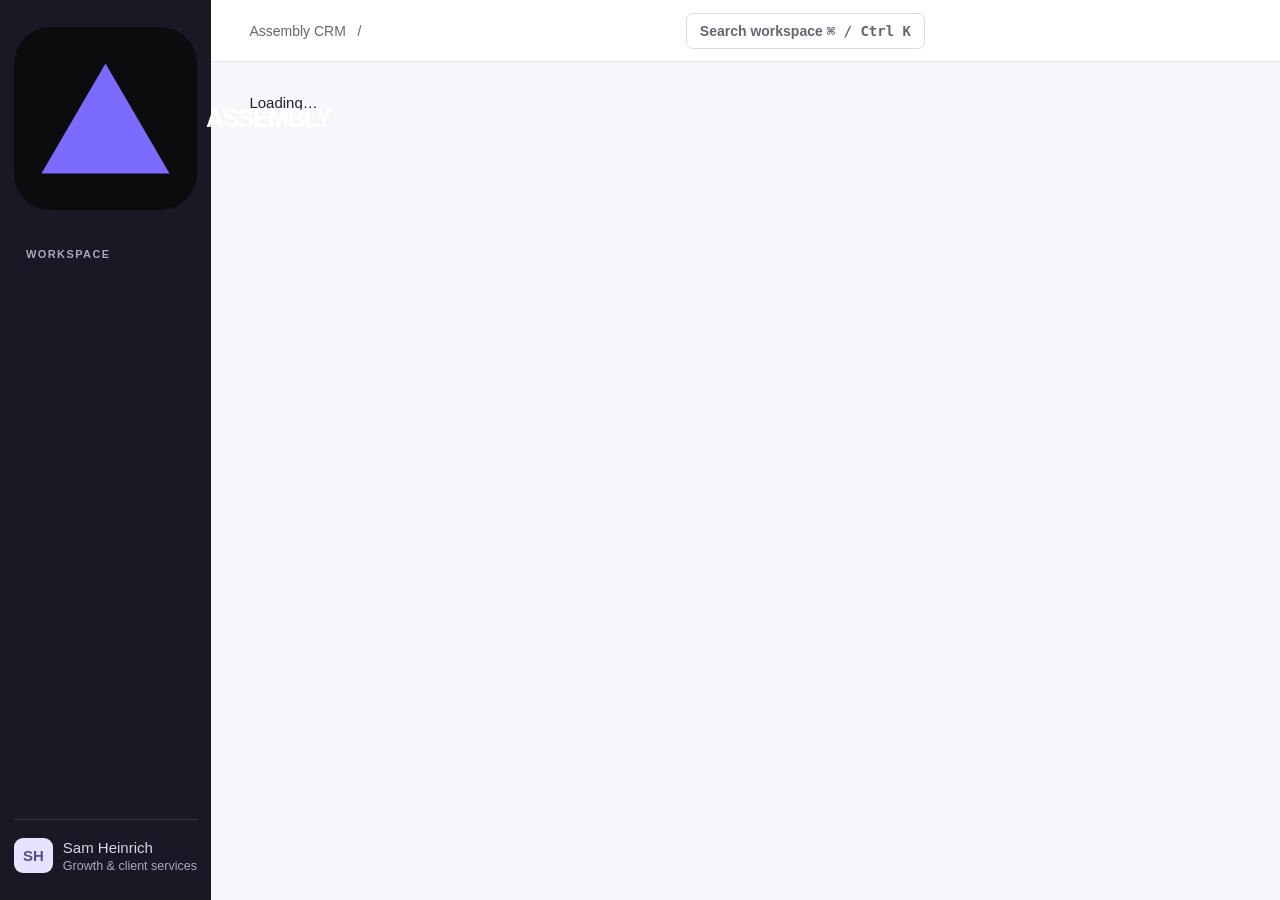
<file: index.html>
<!doctype html><html lang=en><meta charset=utf-8><meta name=viewport content="width=device-width,initial-scale=1"><title>Assembly CRM</title><style>
*{box-sizing:border-box}body{margin:0;background:#f6f7fa;color:#20212b;font:15px Inter,Arial,sans-serif}button,input,select,textarea{font:inherit}button,select{cursor:pointer}button{border:1px solid #dcdde4;background:white;color:inherit;border-radius:7px;padding:9px 13px;font-weight:600}button:hover{filter:brightness(.96)}aside{position:fixed;inset:0 auto 0 0;width:211px;background:#191925;color:#d6d5e4;padding:27px 14px;display:flex;flex-direction:column}.brand{font-size:25px;font-weight:750;letter-spacing:-1.5px;color:white;display:flex;align-items:center;gap:9px}.logo{background:#afa2ff;color:#242035;border-radius:8px;font-size:26px;padding:2px 7px}.group{font-size:11px;color:#a9a7bb;text-transform:uppercase;letter-spacing:1.4px;font-weight:700;margin:38px 12px 10px}nav button{width:100%;text-align:left;background:none;border:0;color:#cccbd8;font-weight:500;display:flex;align-items:center;gap:12px;margin:3px 0;padding:10px 12px}svg{vertical-align:middle}nav .active{background:#3b364e;color:#e0d8ff}.profile{margin-top:auto;border-top:1px solid #383744;padding-top:18px;display:flex;align-items:center;gap:10px}.avatar,.initial{border-radius:9px;padding:9px;background:#e8e2ff;color:#574e85;font-weight:700}.profile small{display:block;color:#aba9bc;margin-top:3px}main{margin-left:211px}header{height:62px;background:white;border-bottom:1px solid #e3e3eb;display:flex;align-items:center;justify-content:space-between;padding:0 3vw;color:#656573;font-size:14px}article{max-width:1600px;margin:auto;padding:32px 3vw}h1{font-size:36px;letter-spacing:-1.6px;margin:0}h2{font-size:19px;letter-spacing:-.5px;margin:0}.sub,small{color:#71717e}.sub{margin:8px 0 0}.top,.row,.panelhead{display:flex;align-items:center;justify-content:space-between;gap:12px}.primary{background:#6955cf;color:white;border-color:#6955cf}.stats,.mid{display:grid;gap:15px;margin:23px 0}.stats{grid-template-columns:repeat(4,1fr)}.panel,.stat{border:1px solid #e0e1e7;background:white;border-radius:12px;padding:21px}.stat strong{display:block;font-size:30px;letter-spacing:-1.4px;margin:15px 0 5px}.symbol{display:inline-grid;place-items:center;background:#f0ebfc;border-radius:7px;width:32px;height:32px;color:#7561b9}.stat .row{font-size:14px;font-weight:600}.mid{grid-template-columns:1.45fr 1fr}.panelhead{margin-bottom:18px}.link{border:0;color:#6854bd;background:transparent;font-size:13px;padding:4px}.barrow{display:grid;grid-template-columns:88px 1fr 50px;align-items:center;gap:12px;margin:13px 0;font-size:13px}.bar{background:#f4f2f9;border-radius:4px;height:15px;overflow:hidden}.bar i{display:block;height:100%;border-radius:4px}.item{display:flex;align-items:center;gap:11px;padding:13px 0;border-bottom:1px solid #efeff3}.item:last-child{border:0}.item small{display:block;margin-top:5px}.item b{font-size:14px}.item button:first-child{padding:0;width:18px;height:18px;border-radius:5px;flex-shrink:0}.scroll{overflow:auto}table{border-collapse:collapse;width:100%;white-space:nowrap;text-align:left}td,th{padding:13px 8px;border-bottom:1px solid #eeeeF3;font-size:14px}th{color:#71717e;font-size:12px;font-weight:550;background:#fafafc}.initial{display:inline-block;min-width:32px;text-align:center;font-size:13px;margin-right:9px}.badge{padding:5px 9px;border-radius:20px;font-size:12px}.company{border:0;background:none;padding:0}.tools{display:flex;gap:8px;flex-wrap:wrap;margin:16px 0}input,select,textarea{border:1px solid #dcdde6;border-radius:7px;padding:9px;background:white;max-width:100%}dialog{width:min(580px,95vw);border:1px solid #ddd;border-radius:14px;color:inherit;padding:24px;max-height:90vh}dialog::backdrop{background:#19172566}label{display:grid;gap:5px;font-size:13px;color:#555563}.grid{display:grid;grid-template-columns:1fr 1fr;gap:14px;margin:18px 0}.wide{grid-column:1/-1}.result{background:#f2eefc;border-radius:8px;padding:13px;line-height:1.8}.sep{margin:20px 0;border:0;border-top:1px solid #eee}.board{display:flex;overflow:auto;gap:12px}.lane{min-width:205px;background:#f0eff5;padding:12px;border-radius:10px}.card{display:block;width:100%;text-align:left;margin-top:10px;padding:14px}.card small{display:block;margin-top:7px}a{color:#6854bd}#err{color:#a83131}.date{font-size:13px}.empty{padding:15px 0;color:#747380}@media(max-width:1000px){aside{width:175px}main{margin-left:175px}.mid{grid-template-columns:1fr 1fr}.stat,.panel{padding:15px}.stats{gap:8px}}@media(max-width:750px){aside{position:static;width:100%;padding:12px}.brand{font-size:20px}.profile,.group,header .date{display:none}nav{display:flex;overflow:auto}nav button{width:auto;white-space:nowrap;padding:8px}nav svg{display:none}main{margin:0}header{height:43px}article{padding:20px 12px}.stats{grid-template-columns:1fr 1fr}.mid{grid-template-columns:1fr}h1{font-size:29px}.grid{grid-template-columns:1fr}.top{align-items:flex-start}}
</style><style>BRANDCSS</style><link rel="icon" href="/mark.svg"><aside><div class=brand><img src="/mark.svg" alt=""> ASSEMBLY</div><div class=group>Workspace</div><nav id=nav aria-label="CRM navigation"></nav><div class=profile><span class=avatar>SH</span><div>Sam Heinrich<small>Growth & client services</small></div></div></aside><main><header><span>Assembly CRM &nbsp; / &nbsp; <b id=crumb></b></span><button class=global-search onclick="quickFind()">Search workspace <kbd>⌘ / Ctrl K</kbd></button><span class=date id=date></span></header><article id=view>Loading…</article></main><dialog id=modal></dialog><script>
const $=s=>document.querySelector(s),esc=s=>String(s??'').replace(/[&<>"']/g,c=>({'&':'&amp;','<':'&lt;','>':'&gt;','"':'&quot;',"'":'&#39;'}[c])),money=n=>'£'+Math.round(n).toLocaleString('en-GB'),st=['Prospecting','Discovery','Proposal','Negotiation','Won','Lost'],cities=['Bristol','Manchester','London','Bath','Brighton'],cats=['Venue','Festival','Promoter','Café','Sauna','Other'],colors=['#a197e9','#75acd9','#e6af73','#ba94cf','#79bfa2','#b7b7c0'],paths=['M3 3h7v7H3z M14 3h7v7h-7z M3 14h7v7H3z M14 14h7v7h-7z','M3 4h5v16H3z M10 4h5v10h-5z M17 4h4v7h-4z','M3 21V5l10-3v19 M13 9h7v12 M6 9h3 M6 13h3 M2 21h20','M2 12h5l3-7 4 14 3-7h5','M4 3h16v18H4z M7 7h10 M8 12h1 M14 12h1 M8 16h1 M14 16h1','M12 3a9 9 0 1 0 9 9 M12 7a5 5 0 1 0 5 5 M12 12l8-8 M16 4h4v4','M3 7h17v13H3z M3 7l14-4v4 M15 12h5v4h-5z','M9 15l6-6 M7 11l-2 2a4 4 0 0 0 6 6l2-2 M11 7l2-2a4 4 0 0 1 6 6l-2 2'],pages=['Today','Pipeline','Companies','Activities','Calculators','Sales targets','Commission','Connections'],icon=i=>'<svg width="18" height="18" viewBox="0 0 24 24" fill="none" stroke="currentColor" stroke-width="1.7" stroke-linecap="round" stroke-linejoin="round"><path d="'+paths[i]+'"/></svg>';let config={},page=0,rows=[],filter='',city='';
const defaults=[100,1000,200,2.5,0,5,10,15,9,35,20,45,4,0],fields=['Platform fee / month (£)','Annual tickets','Average ticket (£)','Assembly ticket fee (%)','Paying members','Monthly membership (£)','Assembly membership share (%)','Ticket commission (%)','Hours to win client','Mailer / month (£)','Hosting / month (£)','Other tools / month (£)','Current ticket fee (%)','Messaging revenue / month (£)'];
function calc(v){let [fee,t,p,r,m,mp,mr,c,h,mail,host,other,old]=v,g=t*p,mem=m*mp*12,a=fee*12+g*r/100+mem*mr/100+(v[13]||0)*12;return [g+mem,a,commission(v),h?commission(v)/h:null,(mail+host+other)*12+g*old/100-a]}
function btn(t,js,cl=''){return '<button class="'+cl+'" onclick="'+js+'">'+t+'</button>'}function go(id){return "detail('"+id+"')"}function heading(t,sub,action=''){return '<div class=top><div><h1>'+t+'</h1>'+(sub?'<p class=sub>'+sub+'</p>':'')+'</div>'+action+'</div>'}
function popup(title,body){modal.innerHTML='<div class=panelhead><h2>'+esc(title)+'</h2>'+btn('×','modal.close()')+'</div>'+body+'<p id=err role=alert></p>';if(!modal.open)modal.showModal()}function get(id){return rows.find(r=>r.id===id)}function input(n,t,v='',type='text',attrs=''){return '<label>'+t+'<input name="'+n+'" type="'+type+'" value="'+esc(v)+'" '+attrs+'></label>'}function select(n,t,opts,v){return '<label>'+t+'<select name="'+n+'">'+opts.map(s=>'<option '+(s===v?'selected':'')+'>'+s+'</option>').join('')+'</select></label>'}
function calculator(v){
 const groups=[['Subscription & ticketing',[0,1,2,3]],['Membership & messaging',[4,5,6,13]],['Sales commission',[7,8]],['Current client costs',[9,10,11,12]]];
 return '<div class=calc-layout><div>'+groups.map(([title,indices],n)=>'<details class=assumptions '+(n===0?'open':'')+'><summary>'+title+'</summary><div class=grid>'+indices.map(i=>input('v'+i,fields[i],v[i]??0,'number','class=num min=0 '+([3,6,7,12].includes(i)?'max=100 ':'')+'step=any required oninvalid="this.parentElement.parentElement.parentElement.open=true" oninput="recalc()"')).join('')+'</div></details>').join('')+'</div><section class=forecast-output aria-label="Forecast results"></section></div>'}
function calcRoot(){return document.querySelector('dialog[open] .calc-layout')||document.querySelector('.calc-layout')}
function nums(){let root=calcRoot();return fields.map((_,i)=>+root.querySelector('[name=v'+i+']').value)}
function recalc(){let root=calcRoot(),a=calc(nums());root.querySelector('.forecast-output').innerHTML='<small>Annual forecast</small><h2>Assembly revenue</h2><strong>'+money(a[1])+'</strong>'+[['Client gross sales',0],['Sales commission',2],['Commission per acquisition hour',3],['Client net saving',4]].map(([label,i])=>'<div class=row><span>'+label+'</span><b>'+(a[i]===null?'—':money(a[i]))+'</b></div>').join('')}
function valid(u){try{let x=new URL(u);return x.origin==='https://mail.google.com'&&x.pathname.startsWith('/mail/')&&x.hash.length>1}catch{return false}}async function api(body){let res=await fetch('/api',{method:body?'POST':'GET',headers:body?{'Content-Type':'application/json'}:{},body:body?JSON.stringify(body):undefined});if(!res.ok)throw Error(res.status===409?'This record changed. Reload before saving.':'Could not save or load records. Please retry.');return res.json()}async function load(){let d=await api();config=d.config||{};rows=d.rows.map(upgrade);render()}async function save(r){try{await api({r});if(modal.open)modal.close();await load();return true}catch(e){if(modal.open)err.textContent=e.message;else alert(e.message)}}EXTRAS
load().catch(e=>view.textContent=e.message)
</script></html>
</file>
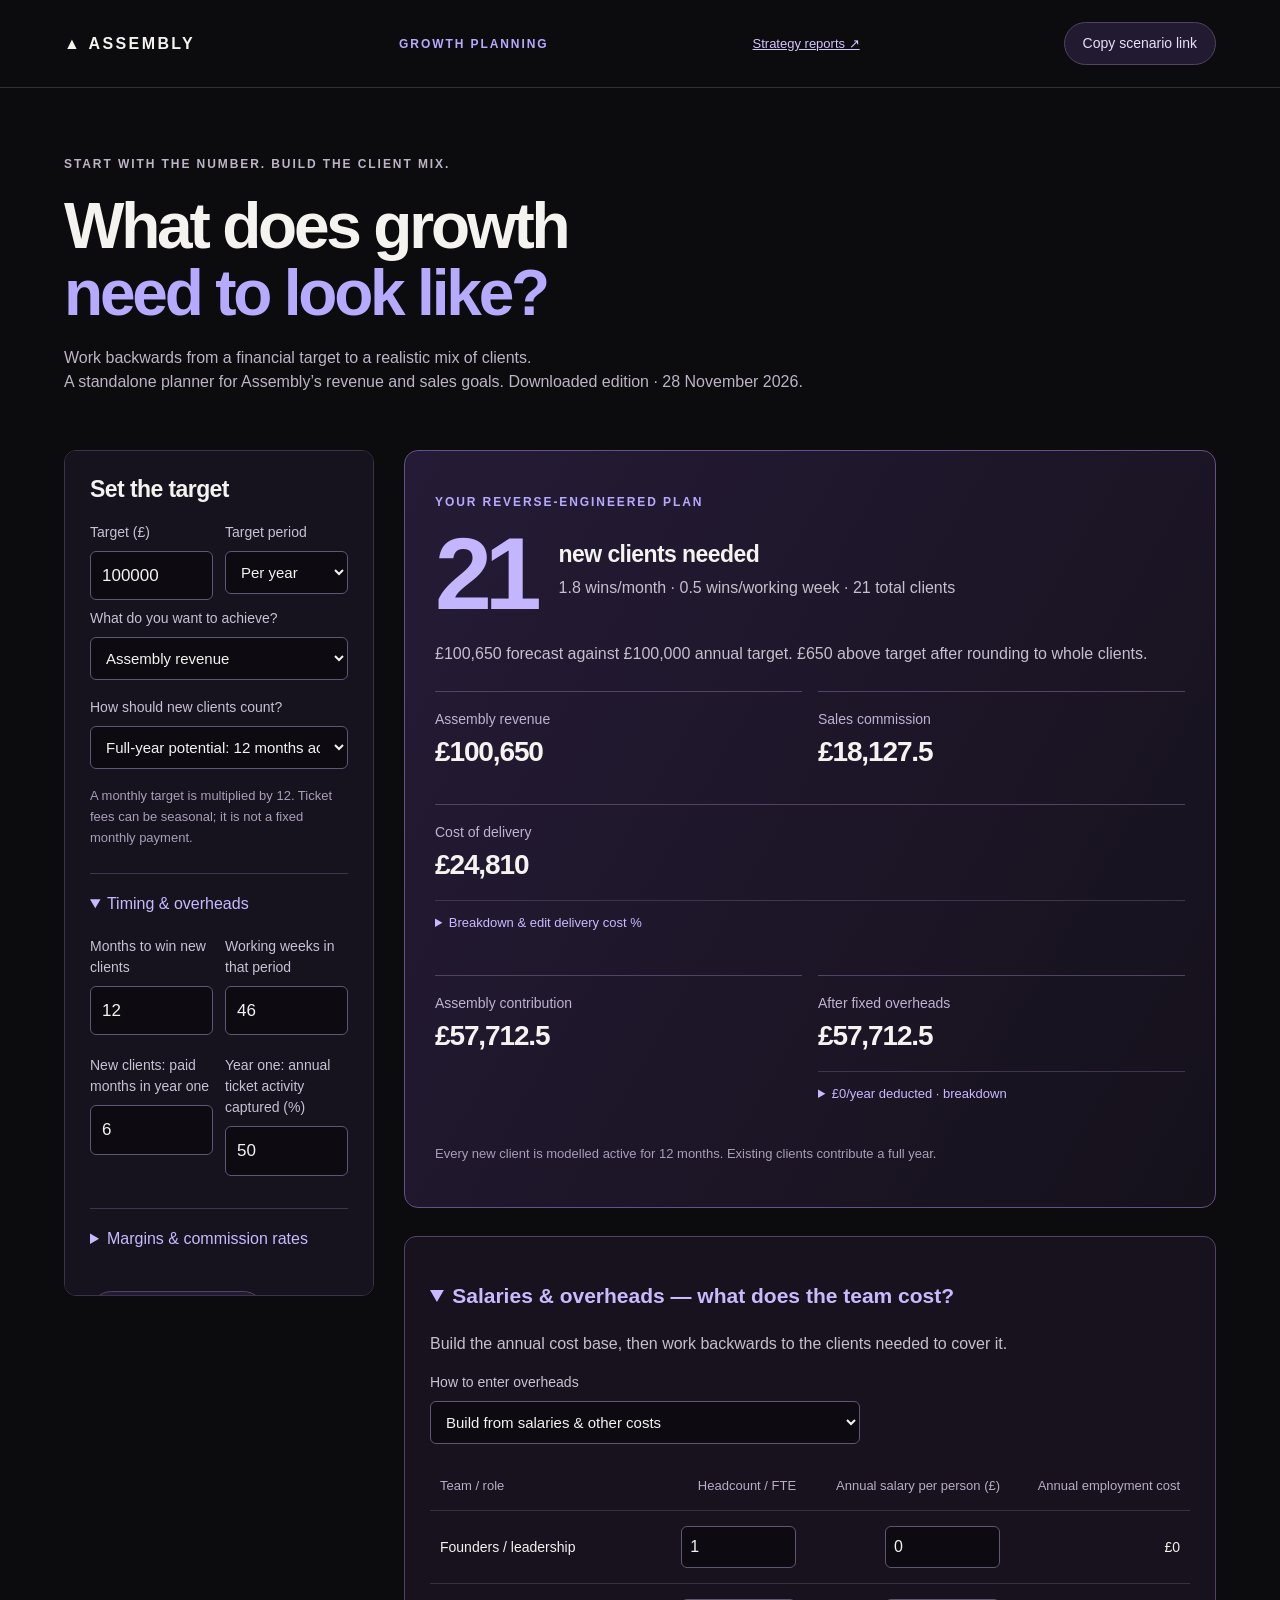
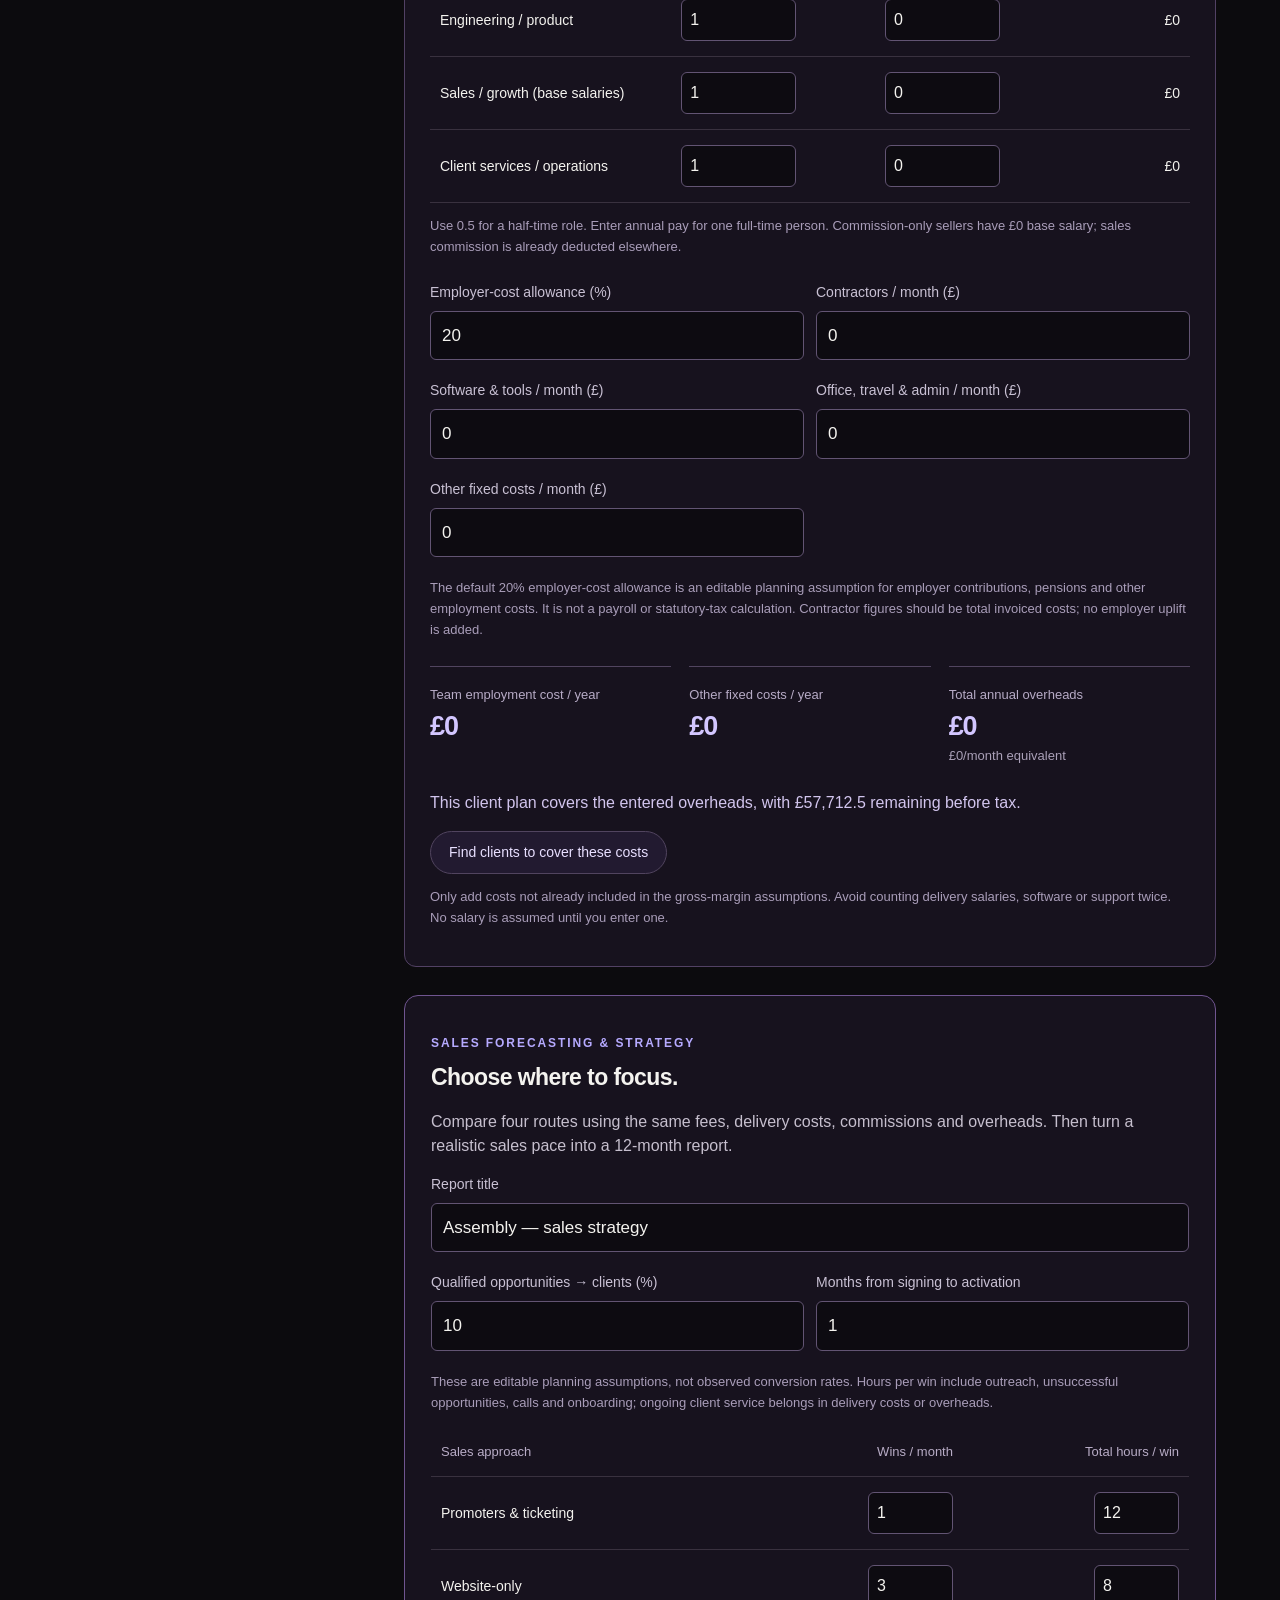
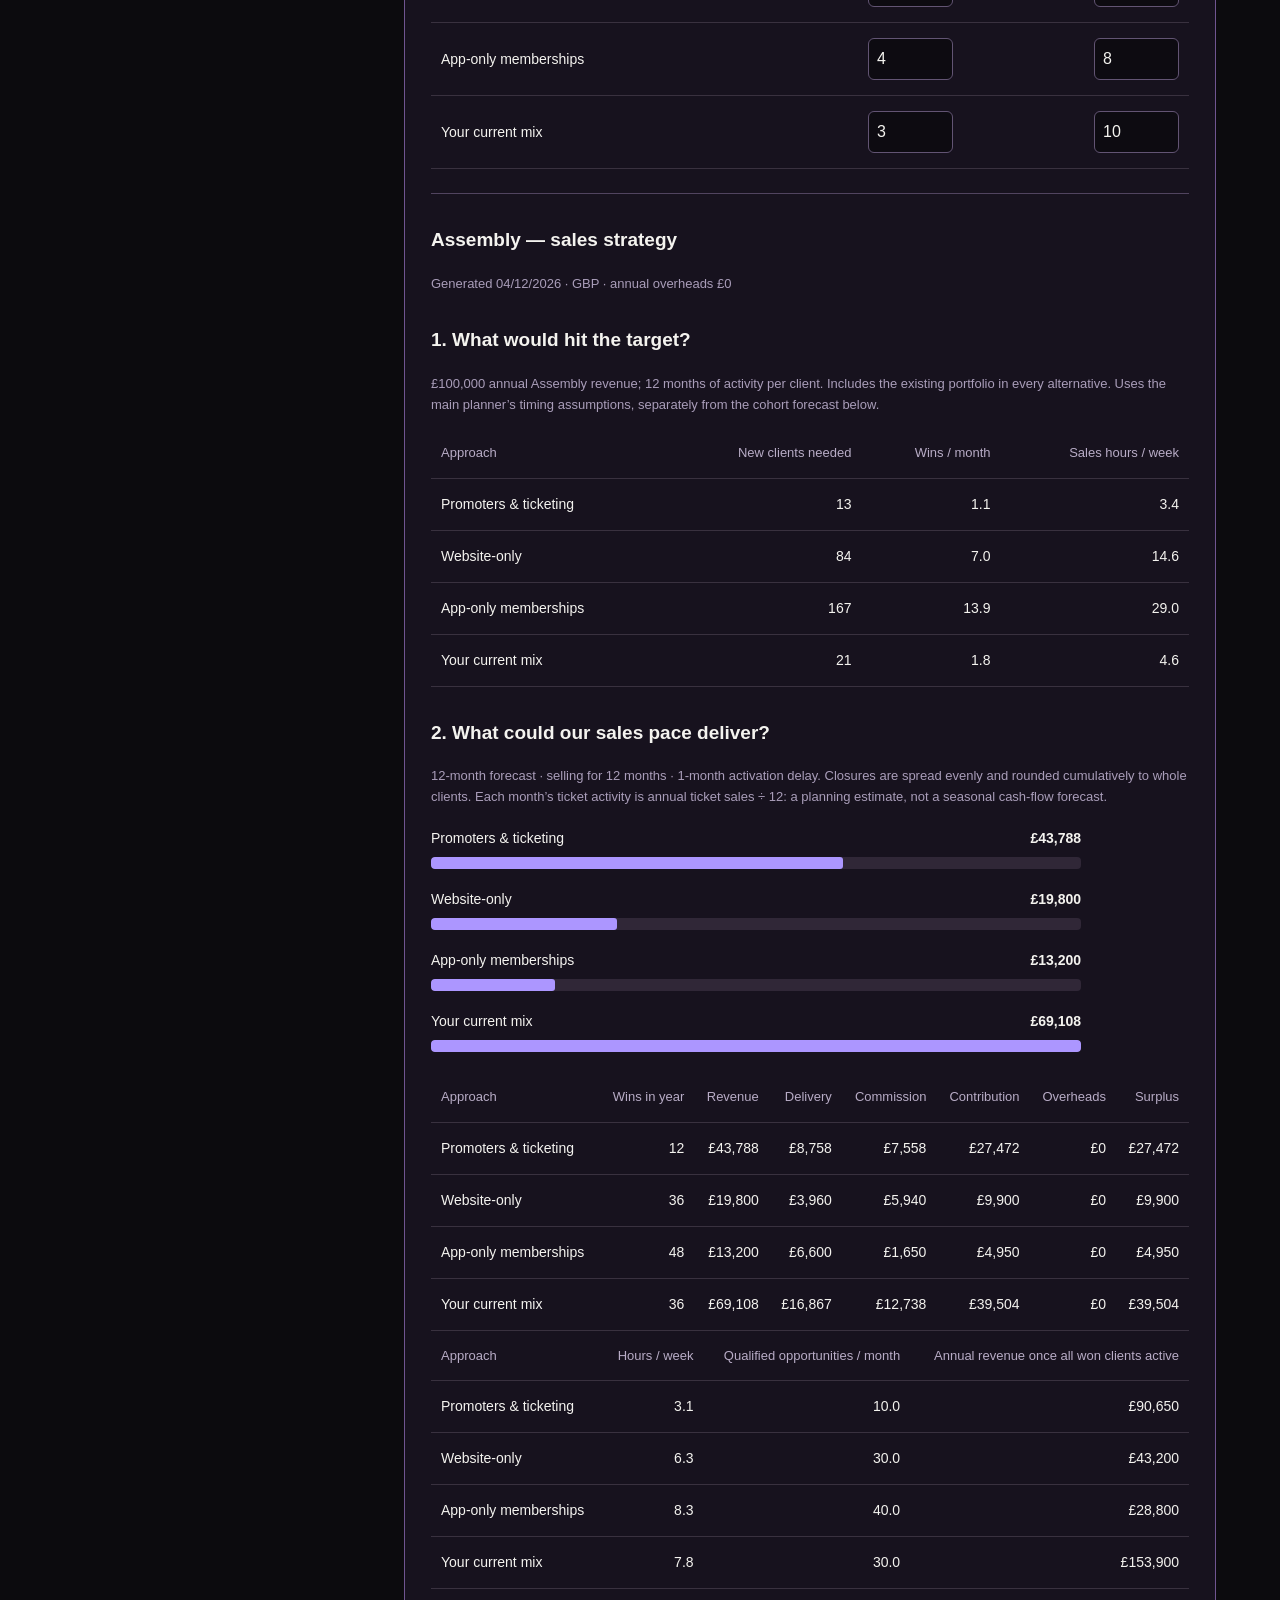
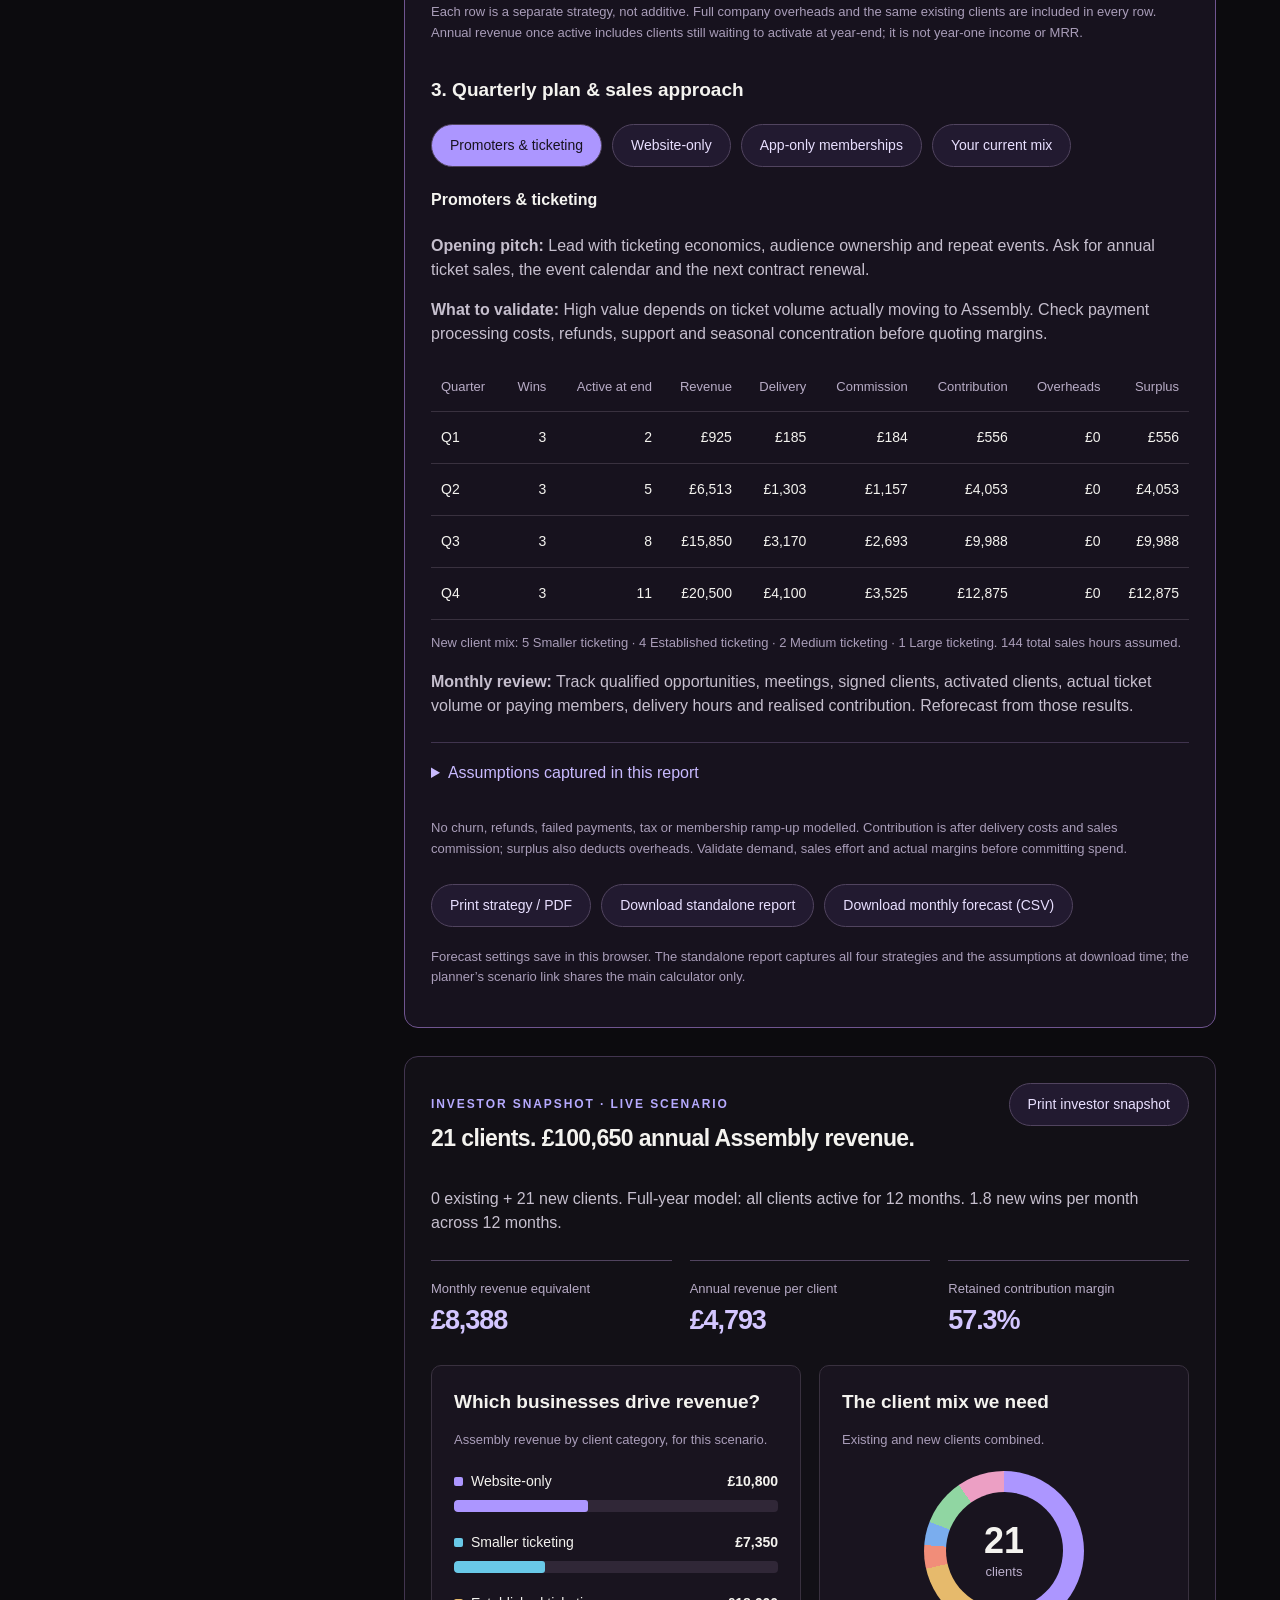
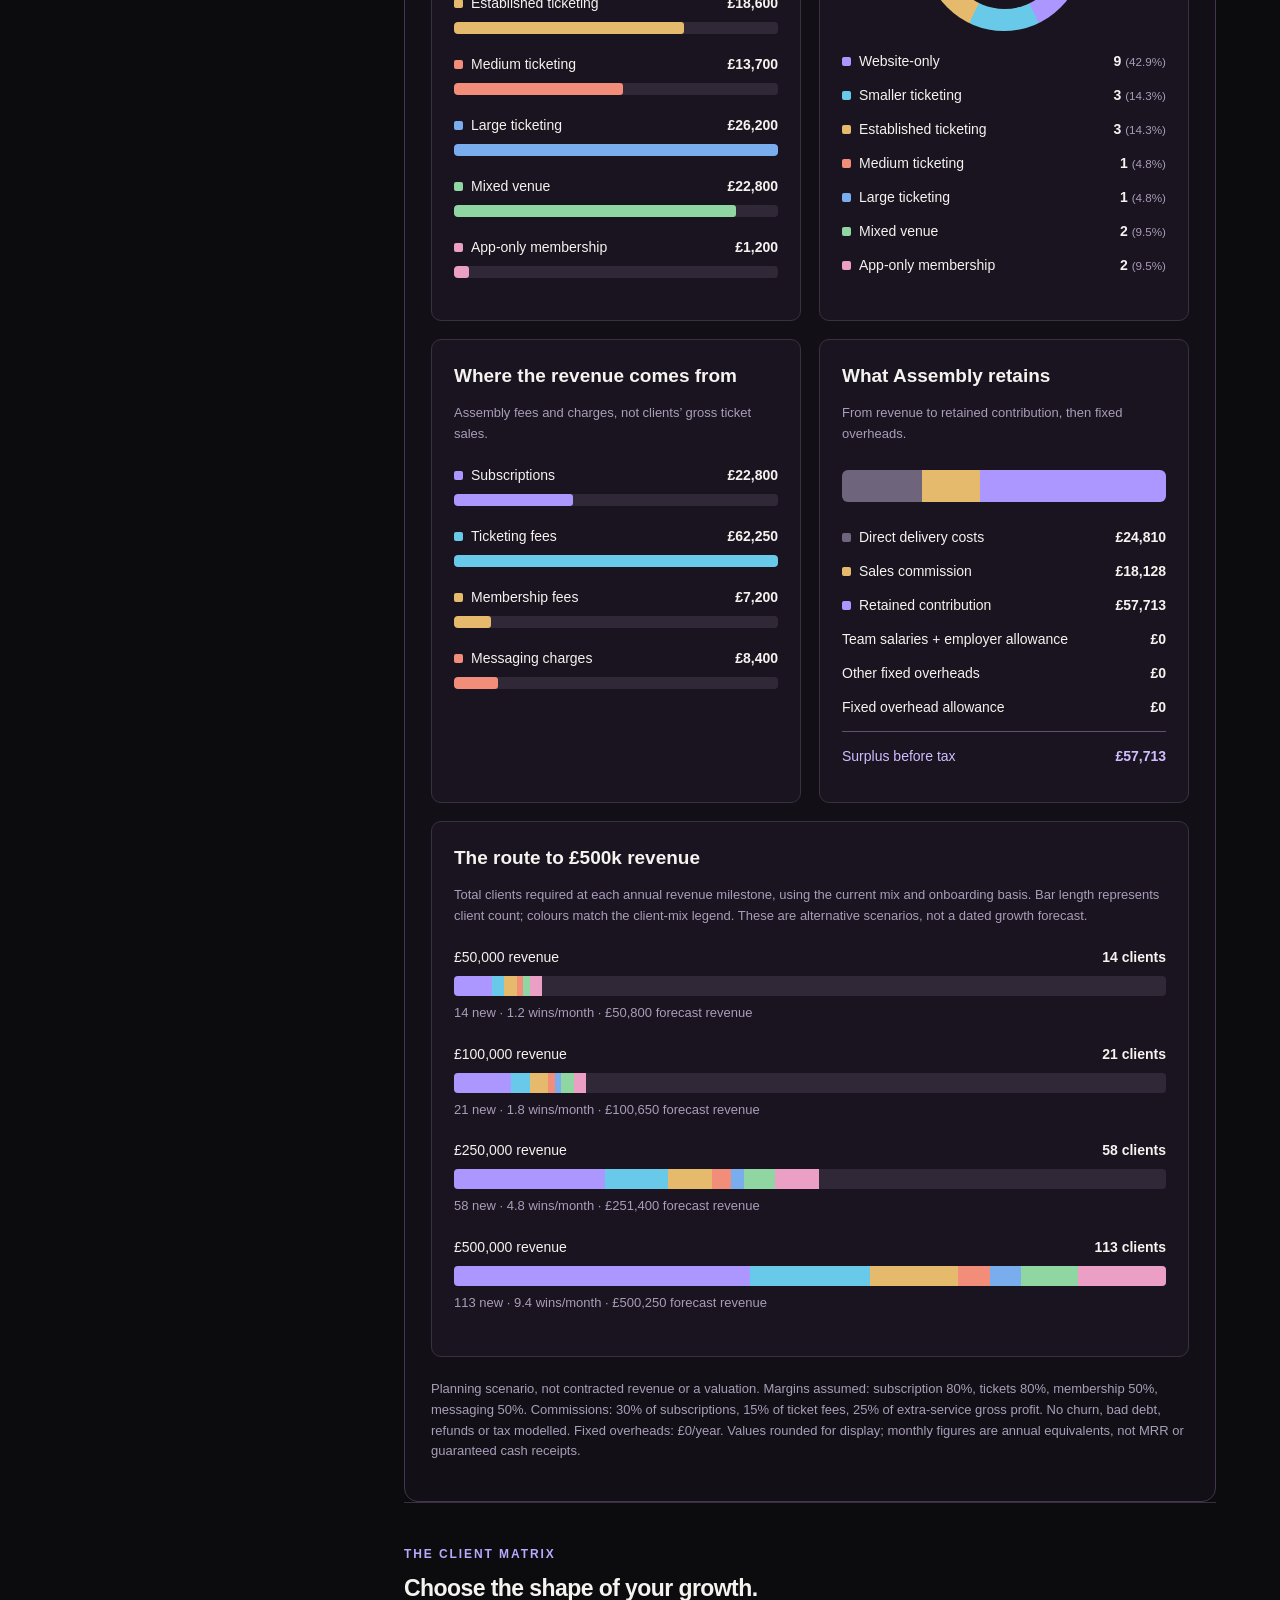
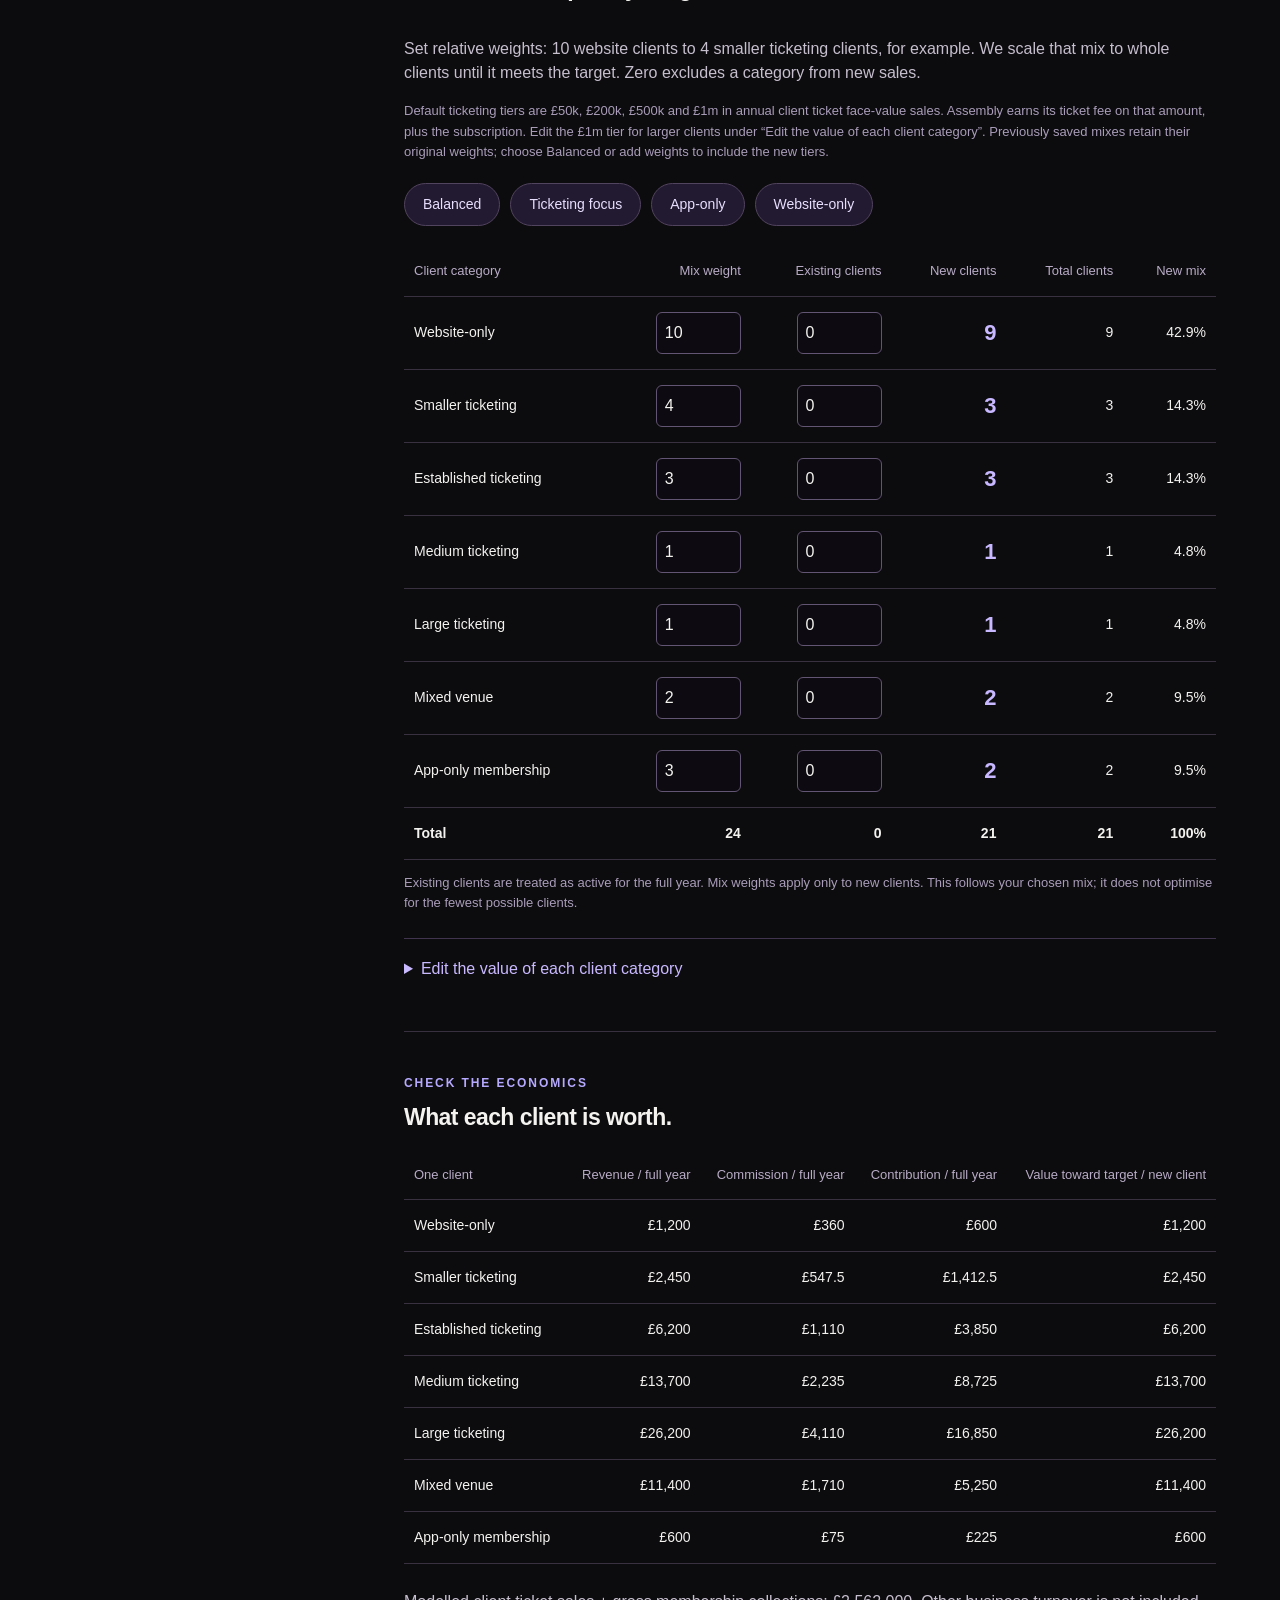
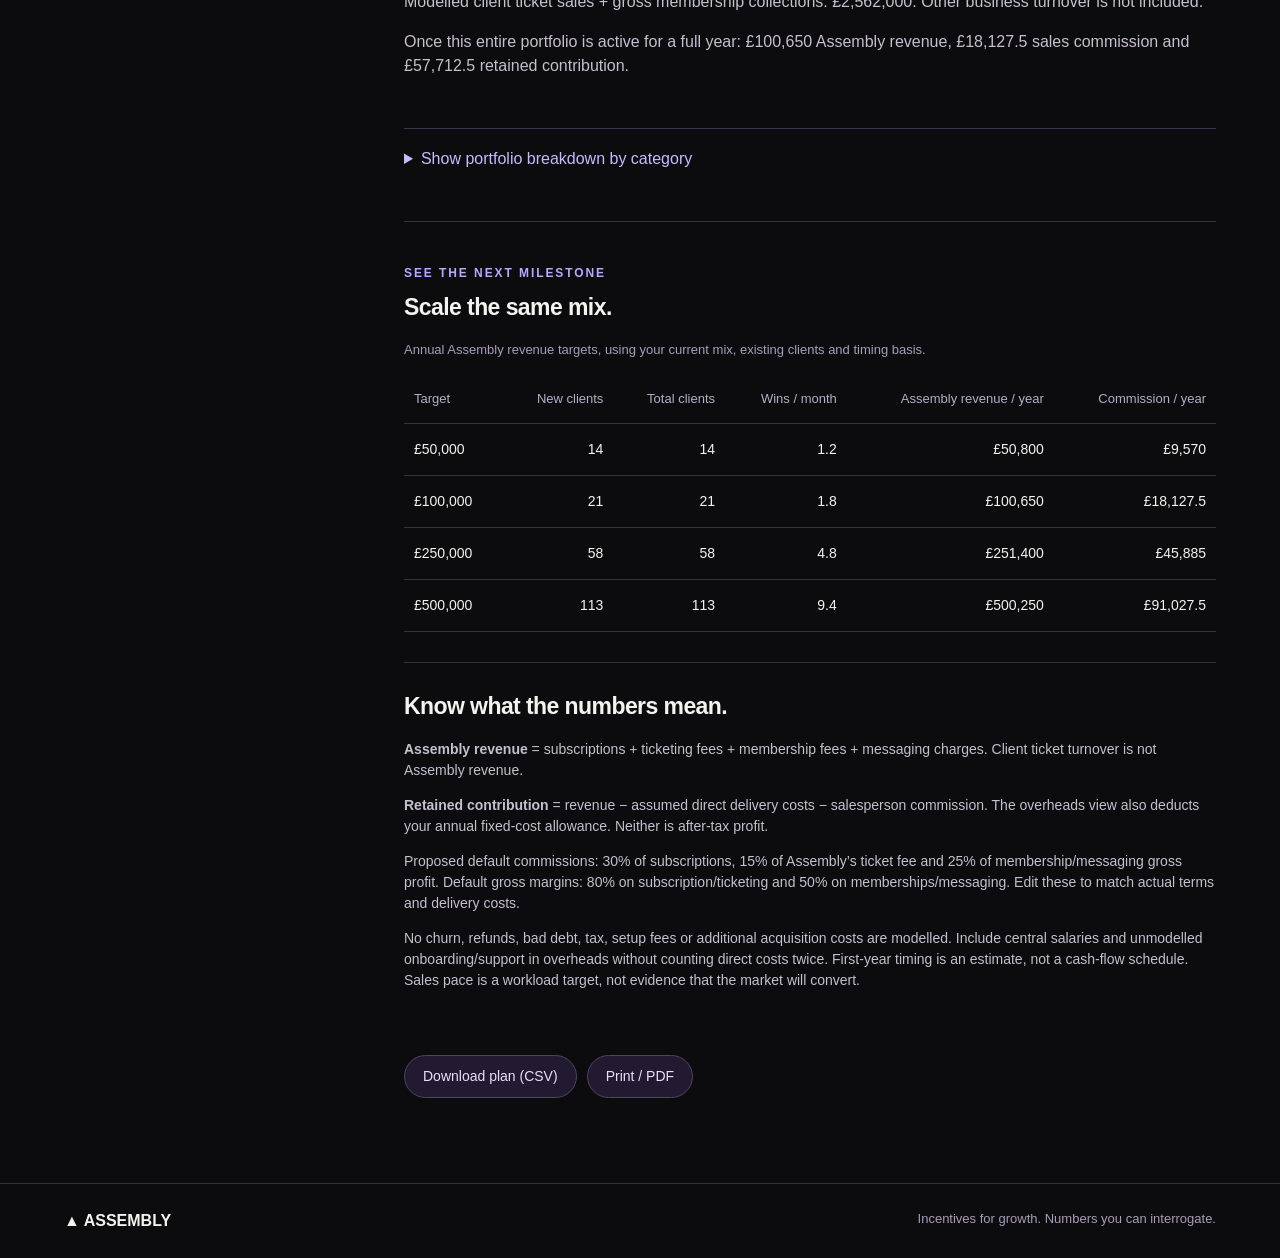
<file: planner.html>
<!doctype html><html lang="en"><head><meta charset="utf-8"><meta name="viewport" content="width=device-width,initial-scale=1"><title>Assembly | Target planner</title><style>:root{font-family:Arial,Helvetica,sans-serif;color:#f4f3ef;background:#0c0b0e;font-synthesis:none;line-height:1.5}*{box-sizing:border-box}body{margin:0}header{display:flex;gap:25px;align-items:center;justify-content:space-between;padding:22px 5vw;border-bottom:1px solid #343038}.brand{font-weight:900;letter-spacing:.15em;color:inherit;text-decoration:none}header>span,.eyebrow{font-size:12px;letter-spacing:.16em;color:#b6aaff;font-weight:700}main{max-width:1560px;margin:auto;padding:0 5vw 65px}.intro{padding:55px 0 40px}.intro p{max-width:800px;color:#bcb5c8}h1{font-size:clamp(42px,5vw,72px);letter-spacing:-.05em;line-height:1.04;margin:20px 0}em{font-style:normal;color:#b6aaff}h2{font-size:23px;letter-spacing:-.025em;line-height:1.2;margin:0 0 18px}h3{font-size:19px}p{color:#c6bfce;font-size:16px}button{cursor:pointer;border:1px solid #51445f;border-radius:24px;padding:10px 18px;background:#221a30;color:#e8dfff;font:inherit;font-size:14px}button:hover{background:#3d2f56}input,select{font:inherit;font-size:17px;color:#f4f3ef;background:#0d0b11;border:1px solid #625473;border-radius:6px;padding:11px;width:100%;min-width:0}select{font-size:15px}label{display:flex;flex-direction:column;gap:8px;font-size:14px;color:#c9c1d4;margin-bottom:17px}button:focus-visible,input:focus-visible,select:focus-visible,summary:focus-visible,a:focus-visible{outline:3px solid #b6aaff;outline-offset:3px}.layout{display:grid;grid-template-columns:310px minmax(0,1fr);gap:30px;align-items:start}aside{padding:25px;background:#16121e;border:1px solid #3b3248;border-radius:12px;position:sticky;top:20px;max-height:94vh;overflow:auto}.fields{display:grid;grid-template-columns:1fr 1fr;gap:12px}.fields label{margin-bottom:8px}.content{min-width:0}section{border-top:1px solid #38303f;padding:30px 0}.result{border:1px solid #635187;border-radius:14px;padding:30px;background:linear-gradient(120deg,#251b36,#15111b)}.headline{display:flex;gap:24px;align-items:center}.headline>strong{font-size:clamp(60px,8vw,110px);letter-spacing:-.07em;line-height:1;color:#c4b5ff}.headline h2{margin:0}.headline p{margin:8px 0}.metrics{display:grid;grid-template-columns:repeat(2,1fr);gap:16px;margin-top:25px}.metrics article{border-top:1px solid #534363;padding:15px 0}.metrics span{font-size:14px;color:#c0b2d2}.metrics b{font-size:28px;display:block;letter-spacing:-.04em;overflow-wrap:anywhere}.hint{font-size:13px;color:#a99db9;line-height:1.6}.buttons{display:flex;gap:10px;flex-wrap:wrap;margin:20px 0}.table-wrap{overflow-x:auto}table{border-collapse:collapse;width:100%;font-variant-numeric:tabular-nums}th,td{border-bottom:1px solid #39313f;padding:15px 10px;text-align:right;font-size:14px}th:first-child,td:first-child{text-align:left}thead th{font-size:13px;font-weight:400;color:#b8acc6}tbody th{font-weight:500}td input{width:85px;font-size:16px;padding:8px}tfoot{font-weight:700}td.new{font-size:22px;color:#c8b8ff;font-weight:800}details{border-top:1px solid #40344e;margin-top:24px;padding-top:18px}summary{cursor:pointer;color:#c9baff;font-size:16px;margin-bottom:20px}.profile{padding:15px 0;border-bottom:1px solid #39313f}.profile .fields{grid-template-columns:repeat(3,1fr)}.totals{padding:10px 0}.quiet{margin-top:20px}.method p{font-size:14px}.exports{align-items:center}#actionStatus{font-size:14px;color:#c5b8ff}footer{border-top:1px solid #343038;padding:25px 5vw;font-weight:700;display:flex;justify-content:space-between;gap:20px}footer span{font-size:13px;color:#a99db9;font-weight:400}@media(max-width:1000px){.layout{grid-template-columns:1fr}aside{position:static;max-height:none}.intro{padding-top:35px}aside>.fields{max-width:600px}.profile .fields{grid-template-columns:1fr 1fr}}@media(max-width:600px){header{gap:12px}header>span{display:none}.brand{font-size:14px}main{padding:0 5vw 30px}.result,aside{padding:20px}.metrics b{font-size:24px}.headline{gap:18px}.headline h2{font-size:20px}.headline>strong{font-size:65px}.profile .fields{grid-template-columns:1fr 1fr}th,td{white-space:nowrap}footer{flex-direction:column}h1{font-size:44px}.metrics{gap:10px}}@media print{body{background:white;color:#17121f}header button,.buttons{display:none}.layout{display:block}aside{position:static;max-height:none;overflow:visible}.result,aside{background:#f3eff9;color:#17121f}p,label,.hint{color:#45364e}input,select{color:#17121f;background:white}section{break-inside:avoid}.table-wrap{overflow:visible}th,td{font-size:11px;padding:10px 5px}.metrics b,.headline>strong{color:#6947b6}main{padding:10px}header{padding:10px}h1{font-size:36px}footer{display:none}}

#investor-snapshot{margin-top:28px;padding:26px;background:#121016;border:1px solid #42354f;border-radius:14px}.section-title{display:flex;justify-content:space-between;align-items:start;gap:20px}.section-title button{flex-shrink:0}.snapshot-stats{display:grid;grid-template-columns:repeat(3,1fr);gap:18px;margin:25px 0}.snapshot-stats article{border-top:1px solid #51445f;padding-top:15px}.snapshot-stats span{font-size:13px;color:#b7abc6}.snapshot-stats strong{display:block;font-size:27px;letter-spacing:-.04em;color:#d3c6ff}.chart-grid{display:grid;grid-template-columns:1fr 1fr;gap:18px}.chart-card{border:1px solid #39313f;background:#19141f;padding:22px;border-radius:10px;min-width:0}.chart-card h3{margin:0 0 10px}.chart-card.wide{grid-column:1/-1}.chart-row{margin:20px 0}.chart-row>div:first-child{display:flex;justify-content:space-between;gap:10px;font-size:14px;margin-bottom:8px}.chart-row>div:first-child span{display:flex;align-items:center}.chart-row b{white-space:nowrap;font-variant-numeric:tabular-nums}.bar-track{height:12px;border-radius:4px;background:#302737;overflow:hidden}.bar-track>span{display:block;height:100%;border-radius:3px}.swatch{display:inline-block;width:9px;height:9px;flex-shrink:0;margin-right:8px;border-radius:2px}.chart-legend>div{display:flex;justify-content:space-between;gap:12px;font-size:14px;margin:13px 0}.chart-legend span{display:flex;align-items:center}.chart-legend b{white-space:nowrap;font-variant-numeric:tabular-nums}.chart-legend small{color:#a99db9;font-weight:400}.donut-wrap{display:flex;justify-content:center;margin:20px 0}#mixDonut{width:160px;height:160px;border-radius:50%;display:grid;place-items:center}#mixDonut>div{width:117px;height:117px;border-radius:50%;background:#19141f;display:flex;flex-direction:column;align-items:center;justify-content:center}#mixNumber{font-size:36px;line-height:1.2}#mixDonut span{font-size:13px;color:#bcb0cc}.stack{display:flex;height:32px;border-radius:6px;overflow:hidden;margin:25px 0}.stack>span{height:100%}.flow-end{border-top:1px solid #61506f;padding-top:14px;color:#cfbeff}.scale-stack{display:flex;height:20px}.scale-stack>span{border-radius:0}.chart-row .hint{margin:7px 0 0}.chart-grid+.hint{margin-top:22px}@media(max-width:1250px){.chart-grid{grid-template-columns:1fr}.chart-card.wide{grid-column:auto}.section-title{flex-wrap:wrap}}@media(max-width:600px){#investor-snapshot{padding:18px}.snapshot-stats{grid-template-columns:1fr;gap:12px}.snapshot-stats article{display:flex;align-items:center;justify-content:space-between;gap:12px}.snapshot-stats strong{font-size:24px}.chart-card{padding:17px}.chart-row>div:first-child{font-size:13px}.chart-legend>div{font-size:13px}}@media print{#investorPrint{display:none}#investor-snapshot,.chart-card{background:white;color:#17121f}.chart-grid{grid-template-columns:1fr 1fr}.chart-card.wide{grid-column:1/-1}.chart-card{break-inside:avoid}#investor-snapshot{break-inside:auto}.chart-card h3{font-size:16px}.chart-card{padding:14px}.chart-row{margin:12px 0}.chart-legend small,.snapshot-stats span{color:#55445e}.snapshot-stats strong,.flow-end{color:#6343a7}#mixDonut>div{background:white}#mixDonut span{color:#55445e}body{-webkit-print-color-adjust:exact;print-color-adjust:exact}.investor-print header,.investor-print .intro,.investor-print aside,.investor-print .content>section:not(#investor-snapshot),.investor-print .exports{display:none}.investor-print #investor-snapshot{margin:0;border:0;padding:0}.investor-print .layout{display:block}.investor-print main{padding:0}.investor-print #investorHeadline{font-size:26px}.investor-print .chart-grid{gap:12px}}

#overhead-planner>details{margin:0;border:0}#overhead-planner{padding:25px;border:1px solid #524164;border-radius:12px;margin-top:28px;background:#17121e}#overhead-planner summary{font-size:21px;font-weight:700}#salaryRows input{width:115px}#salaryCosts{margin-top:24px;grid-template-columns:repeat(2,1fr)}#overheadMode{max-width:430px}#monthlyBudget{display:block;color:#aaa0b8;font-size:13px}#budgetCoverage{color:#d2c5ee}#salaryBuilder[hidden],#manualOverhead[hidden]{display:none}@media print{#overhead-planner{background:white}#coverCosts{display:none}}

.overhead-dropdown{margin-top:14px;padding-top:12px}.overhead-dropdown summary{font-size:13px;margin-bottom:12px}.overhead-dropdown a{font-size:13px;color:#cbbaff}#overheadBreakdown>div{display:flex;justify-content:space-between;gap:10px;margin:9px 0}#overheadBreakdown span,#overheadBreakdown strong{font-size:13px}#overheadBreakdown strong{white-space:nowrap;font-variant-numeric:tabular-nums}#overheadBreakdown .deduction-total{border-top:1px solid #594767;padding-top:12px}#overhead-planner{scroll-margin-top:20px}

.delivery-card{grid-column:1/-1}#deliveryRows input{width:76px}#deliveryRows th,#deliveryRows td{font-size:13px;padding:10px 7px}.sr-only{position:absolute;width:1px;height:1px;padding:0;margin:-1px;overflow:hidden;clip:rect(0,0,0,0);white-space:nowrap;border:0}

#strategy-reports{margin-top:28px;padding:26px;border:1px solid #705590;border-radius:14px;background:#17121e;scroll-margin-top:20px}#strategy-reports input{min-width:75px}#strategy-reports h3{margin-top:32px}#strategy-reports .strategy-controls{grid-template-columns:1fr 1fr}#strategy-reports .strategy-controls label:first-child{grid-column:1/-1}.report-tabs [aria-pressed=true]{background:#ac96ff;color:#17121e}.report-heading{border-top:1px solid #51445f;margin-top:24px}.strategy-bars{max-width:650px}.report-actions{margin-top:24px}header>a:not(.brand){color:#d3c6ff;font-size:13px}@media(max-width:600px){#strategy-reports{padding:16px}#strategy-reports .strategy-controls{grid-template-columns:1fr}header{flex-wrap:wrap}}@media print{.strategy-print header,.strategy-print .intro,.strategy-print aside,.strategy-print .content>section:not(#strategy-reports),.strategy-print .exports{display:none}.strategy-print #strategy-reports{background:white;color:#17121f;border:0;padding:0;break-inside:auto}.strategy-print .report-actions,.strategy-print .report-tabs,.strategy-print #reportStatus{display:none}.strategy-print .layout{display:block}.strategy-print table{font-size:10px}.strategy-print tr{break-inside:avoid}.strategy-print #strategy-reports h3{color:#6540aa}.strategy-print .bar-track{background:#eee}}
</style><link rel="icon" href="data:image/svg+xml,%3Csvg xmlns='http://www.w3.org/2000/svg' viewBox='0 0 100 90'%3E%3Cpath fill='%237c6bff' d='M50 0 100 87H0Z'/%3E%3C/svg%3E"></head><body><header><a class="brand" href="#">▲ ASSEMBLY</a><span>GROWTH PLANNING</span><a href="#strategy-reports">Strategy reports ↗</a><button id="share">Copy scenario link</button></header><main><div class="intro"><p class="eyebrow">START WITH THE NUMBER. BUILD THE CLIENT MIX.</p><h1>What does growth<br><em>need to look like?</em></h1><p>Work backwards from a financial target to a realistic mix of clients.<br>A standalone planner for Assembly’s revenue and sales goals. Downloaded edition · 28 November 2026.</p></div><div class="layout"><aside><h2>Set the target</h2><div class="fields"><label>Target (£)<input id="target" type="number" min="0" max="100000000" step="1000"></label><label>Target period<select id="unit"><option value="annual">Per year</option><option value="monthly">Per month (annualised)</option></select></label></div><label>What do you want to achieve?<select id="metric"><option value="revenue">Assembly revenue</option><option value="contribution">Assembly retained contribution</option><option value="surplus">Assembly surplus after fixed overheads</option><option value="commission">Salesperson commission</option></select></label><label>How should new clients count?<select id="basis"><option value="full">Full-year potential: 12 months active</option><option value="first">First-year income: allow for onboarding</option></select></label><p class="hint">A monthly target is multiplied by 12. Ticket fees can be seasonal; it is not a fixed monthly payment.</p><details open><summary>Timing & overheads</summary><div id="timing" class="fields"></div></details><details><summary>Margins & commission rates</summary><div id="rates" class="fields"></div></details><button id="reset" class="quiet">Reset all assumptions</button></aside><div class="content"><section class="result"><p class="eyebrow">YOUR REVERSE-ENGINEERED PLAN</p><div class="headline"><strong id="needed">—</strong><div><h2>new clients needed</h2><p id="pace"></p></div></div><p id="status" role="status"></p><div class="metrics" aria-live="polite"><article><span>Assembly revenue</span><b id="revenue"></b></article><article><span>Sales commission</span><b id="commission"></b></article><article class="delivery-card"><span>Cost of delivery</span><b id="deliveryTotal"></b><details class="overhead-dropdown"><summary id="deliverySummary">Breakdown & edit delivery cost %</summary><p class="hint">Each cost % applies to Assembly’s revenue for that service, not the client’s ticket turnover. Editing a cost % also updates its gross margin in the sidebar.</p><div class="table-wrap"><table><thead><tr><th>Service</th><th>Assembly revenue</th><th>Cost %</th><th>Delivery cost</th></tr></thead><tbody id="deliveryRows"></tbody></table></div><p id="deliveryFormula" class="hint"></p><p class="hint">Separate from sales commission and fixed overheads. Include each cost only once. Targets based on contribution, surplus or extra-service commission may need a different client count when costs change.</p></details></article><article><span>Assembly contribution</span><b id="contribution"></b></article><article><span>After fixed overheads</span><b id="surplus"></b><details class="overhead-dropdown"><summary id="overheadSummary">See overheads deducted</summary><div id="overheadBreakdown"></div><a href="#overhead-planner" id="editOverheads">Edit salaries & overheads</a></details></article></div><p id="basisNote" class="hint"></p></section><section id="overhead-planner"><details open><summary>Salaries & overheads — what does the team cost?</summary><p>Build the annual cost base, then work backwards to the clients needed to cover it.</p><label>How to enter overheads<select id="overheadMode"><option value="salaries">Build from salaries & other costs</option><option value="manual">Enter one annual overhead total</option></select></label><div id="salaryBuilder"><div class="table-wrap"><table><thead><tr><th>Team / role</th><th>Headcount / FTE</th><th>Annual salary per person (£)</th><th>Annual employment cost</th></tr></thead><tbody id="salaryRows"></tbody></table></div><p class="hint">Use 0.5 for a half-time role. Enter annual pay for one full-time person. Commission-only sellers have £0 base salary; sales commission is already deducted elsewhere.</p><div id="salaryCosts" class="fields"></div><p class="hint">The default 20% employer-cost allowance is an editable planning assumption for employer contributions, pensions and other employment costs. It is not a payroll or statutory-tax calculation. Contractor figures should be total invoiced costs; no employer uplift is added.</p></div><div id="manualOverhead" hidden><label>Annual fixed overheads (£)<input id="overheads" type="number" min="0" max="100000000" step="1000"></label></div><div class="snapshot-stats"><article><span>Team employment cost / year</span><strong id="payrollBudget"></strong></article><article><span>Other fixed costs / year</span><strong id="otherBudget"></strong></article><article><span>Total annual overheads</span><strong id="totalBudget"></strong><small id="monthlyBudget"></small></article></div><p id="budgetCoverage"></p><button id="coverCosts">Find clients to cover these costs</button><p class="hint">Only add costs not already included in the gross-margin assumptions. Avoid counting delivery salaries, software or support twice. No salary is assumed until you enter one.</p></details></section><section id="strategy-reports"></section><section id="investor-snapshot"><div class="section-title"><div><p class="eyebrow">INVESTOR SNAPSHOT · LIVE SCENARIO</p><h2 id="investorHeadline"></h2></div><button id="investorPrint">Print investor snapshot</button></div><p id="investorBasis"></p><div class="snapshot-stats"><article><span>Monthly revenue equivalent</span><strong id="investorRevenue"></strong></article><article><span>Annual revenue per client</span><strong id="investorYield"></strong></article><article><span>Retained contribution margin</span><strong id="investorMargin"></strong></article></div><div class="chart-grid"><article class="chart-card"><h3>Which businesses drive revenue?</h3><p class="hint">Assembly revenue by client category, for this scenario.</p><div id="revenueChart"></div></article><article class="chart-card"><h3>The client mix we need</h3><p class="hint">Existing and new clients combined.</p><div class="donut-wrap"><div id="mixDonut" role="img"><div><strong id="mixNumber"></strong><span>clients</span></div></div></div><div id="mixLegend" class="chart-legend"></div></article><article class="chart-card"><h3>Where the revenue comes from</h3><p class="hint">Assembly fees and charges, not clients’ gross ticket sales.</p><div id="streamChart"></div></article><article class="chart-card"><h3>What Assembly retains</h3><p class="hint">From revenue to retained contribution, then fixed overheads.</p><div id="flowChart"></div><div id="flowLegend" class="chart-legend"></div></article><article class="chart-card wide"><h3>The route to £500k revenue</h3><p class="hint">Total clients required at each annual revenue milestone, using the current mix and onboarding basis. Bar length represents client count; colours match the client-mix legend. These are alternative scenarios, not a dated growth forecast.</p><div id="scaleChart"></div></article></div><p class="hint" id="investorFootnote"></p></section><section><div class="section-title"><div><p class="eyebrow">THE CLIENT MATRIX</p><h2>Choose the shape of your growth.</h2></div></div><p>Set relative weights: 10 website clients to 4 smaller ticketing clients, for example. We scale that mix to whole clients until it meets the target. Zero excludes a category from new sales.</p><p class="hint">Default ticketing tiers are £50k, £200k, £500k and £1m in annual client ticket face-value sales. Assembly earns its ticket fee on that amount, plus the subscription. Edit the £1m tier for larger clients under “Edit the value of each client category”. Previously saved mixes retain their original weights; choose Balanced or add weights to include the new tiers.</p><div class="buttons"><button data-mix="balanced">Balanced</button><button data-mix="tickets">Ticketing focus</button><button data-mix="apps">App-only</button><button data-mix="web">Website-only</button></div><div class="table-wrap"><table><thead><tr><th>Client category</th><th>Mix weight</th><th>Existing clients</th><th>New clients</th><th>Total clients</th><th>New mix</th></tr></thead><tbody id="matrix"></tbody><tfoot id="matrixTotal"></tfoot></table></div><p class="hint">Existing clients are treated as active for the full year. Mix weights apply only to new clients. This follows your chosen mix; it does not optimise for the fewest possible clients.</p><details><summary>Edit the value of each client category</summary><p class="hint">Annual ticket sales mean ticket face value sold through Assembly, not Assembly’s fee. Memberships are paying members per client. App-only starts at £0 subscription.</p><div id="profileInputs"></div></details></section><section><p class="eyebrow">CHECK THE ECONOMICS</p><h2>What each client is worth.</h2><div class="table-wrap"><table><thead><tr><th>One client</th><th>Revenue / full year</th><th>Commission / full year</th><th>Contribution / full year</th><th>Value toward target / new client</th></tr></thead><tbody id="values"></tbody></table></div><div class="totals"><p id="clientSales"></p><p id="steady"></p></div><details><summary>Show portfolio breakdown by category</summary><div class="table-wrap"><table><thead><tr><th>Category</th><th>Assembly revenue</th><th>Delivery costs</th><th>Commission</th><th>Contribution</th></tr></thead><tbody id="categoryTotals"></tbody></table></div></details></section><section><p class="eyebrow">SEE THE NEXT MILESTONE</p><h2>Scale the same mix.</h2><p id="milestoneNote" class="hint"></p><div class="table-wrap"><table><thead><tr><th>Target</th><th>New clients</th><th>Total clients</th><th>Wins / month</th><th>Assembly revenue / year</th><th>Commission / year</th></tr></thead><tbody id="milestones"></tbody></table></div></section><section class="method"><h2>Know what the numbers mean.</h2><p><strong>Assembly revenue</strong> = subscriptions + ticketing fees + membership fees + messaging charges. Client ticket turnover is not Assembly revenue.</p><p><strong>Retained contribution</strong> = revenue − assumed direct delivery costs − salesperson commission. The overheads view also deducts your annual fixed-cost allowance. Neither is after-tax profit.</p><p>Proposed default commissions: 30% of subscriptions, 15% of Assembly’s ticket fee and 25% of membership/messaging gross profit. Default gross margins: 80% on subscription/ticketing and 50% on memberships/messaging. Edit these to match actual terms and delivery costs.</p><p>No churn, refunds, bad debt, tax, setup fees or additional acquisition costs are modelled. Include central salaries and unmodelled onboarding/support in overheads without counting direct costs twice. First-year timing is an estimate, not a cash-flow schedule. Sales pace is a workload target, not evidence that the market will convert.</p></section><div class="buttons exports"><button id="csv">Download plan (CSV)</button><button id="print">Print / PDF</button><span id="actionStatus" role="status"></span></div></div></div></main><footer>▲ ASSEMBLY <span>Incentives for growth. Numbers you can interrogate.</span></footer><script>
const __model=(()=>{
const names=['Website-only','Smaller ticketing','Established ticketing','Medium ticketing','Large ticketing','Mixed venue','App-only membership'];
const defaults={overheadMode:"salaries",employerAllowance:20,salaries:[{count:1,pay:0},{count:1,pay:0},{count:1,pay:0},{count:1,pay:0}],contractors:0,software:0,office:0,otherFixed:0,target:100000,metric:'revenue',unit:'annual',basis:'full',months:12,weeks:46,paidMonths:6,capture:50,overheads:0,siteMargin:80,ticketMargin:80,memberMargin:50,usageMargin:50,siteCommission:30,ticketCommission:15,extraCommission:25,ticketFee:2.5,memberFee:10,profiles:[{weight:10,existing:0,site:100,tickets:0,members:0,price:5,usage:0},{weight:4,existing:0,site:100,tickets:50000,members:0,price:5,usage:0},{weight:3,existing:0,site:100,tickets:200000,members:0,price:5,usage:0},{weight:1,existing:0,site:100,tickets:500000,members:0,price:5,usage:0},{weight:1,existing:0,site:100,tickets:1000000,members:0,price:5,usage:0},{weight:2,existing:0,site:100,tickets:120000,members:500,price:5,usage:350},{weight:3,existing:0,site:0,tickets:0,members:100,price:5,usage:0}]};
function economics(p,s,ramp=false){const months=ramp?s.paidMonths:12,capture=ramp?s.capture/100:1,site=p.site*months,ticket=p.tickets*s.ticketFee/100*capture,member=p.members*p.price*s.memberFee/100*months,usage=p.usage*months,revenue=site+ticket+member+usage,gross=site*s.siteMargin/100+ticket*s.ticketMargin/100+member*s.memberMargin/100+usage*s.usageMargin/100,commission=site*s.siteCommission/100+ticket*s.ticketCommission/100+(member*s.memberMargin/100+usage*s.usageMargin/100)*s.extraCommission/100;return{revenue,commission,contribution:gross-commission,costs:revenue-gross,clientSales:p.tickets*capture+p.members*p.price*months};}
const zero=()=>({revenue:0,commission:0,contribution:0,costs:0,clientSales:0});
const total=(rows,counts)=>rows.reduce((a,r,i)=>{for(const k in a)a[k]+=r[k]*counts[i];return a;},zero());
function allocate(n,weights){const sum=weights.reduce((a,b)=>a+b,0);if(!sum)return weights.map(()=>0);const raw=weights.map(w=>w/sum*n),a=raw.map(Math.floor);raw.map((v,i)=>({i,r:v-a[i]})).sort((x,y)=>y.r-x.r||x.i-y.i).slice(0,n-a.reduce((x,y)=>x+y,0)).forEach(x=>a[x.i]++);return a;}
function solve(s,target=s.target){const full=s.profiles.map(p=>economics(p,s)),newRows=s.profiles.map(p=>economics(p,s,s.basis==='first')),existing=s.profiles.map(p=>p.existing),base=total(full,existing),key=s.metric==='surplus'?'contribution':s.metric,annualTarget=target*(s.unit==='monthly'?12:1),requiredValue=annualTarget+(s.metric==='surplus'?s.overheads:0),gap=Math.max(0,requiredValue-base[key]),weights=s.profiles.map(p=>p.weight),ws=weights.reduce((a,b)=>a+b,0),avg=ws?newRows.reduce((a,r,i)=>a+r[key]*weights[i]/ws,0):0;let count=0,counts=weights.map(()=>0),status='met';
 if(gap>0){status='unreachable';if(avg>0){for(let n=Math.max(1,Math.floor(gap/avg)-5);n<=100000;n++){const c=allocate(n,weights),v=total(newRows,c);if(v[key]+1e-7>=gap){count=n;counts=c;status='ok';break;}}}}
 const added=total(newRows,counts),combined=zero();for(const k in combined)combined[k]=base[k]+added[k];const active=existing.map((n,i)=>n+counts[i]),steady=total(full,active);
 return{status,count,counts,full,newRows,base,added,combined,steady,annualTarget,gap,existingCount:existing.reduce((a,b)=>a+b,0),surplus:combined.contribution-s.overheads,achieved:combined[key]-(s.metric==='surplus'?s.overheads:0)};}

function overheadBudget(s){const base=s.salaries.reduce((a,r)=>a+r.count*r.pay,0),employer=base*s.employerAllowance/100,payroll=base+employer,other=(s.contractors+s.software+s.office+s.otherFixed)*12;return{base,employer,payroll,other,total:payroll+other};}

function migrateProfiles(raw){if(!raw||typeof raw!=='object')return {};if(Array.isArray(raw.profiles)&&raw.profiles.length===5){return {...raw,profiles:[...raw.profiles.slice(0,3),{...defaults.profiles[3],weight:0},{...defaults.profiles[4],weight:0},...raw.profiles.slice(3)]};}return raw;}

return {names,defaults,economics,allocate,solve,overheadBudget,migrateProfiles};
})();
const __charts=(()=>{
const {names,solve,overheadBudget}=__model;
const $=id=>document.getElementById(id),colours=['#ac96ff','#69c9e8','#e6ba6c','#f18d79','#7aadee','#90d6a2','#ec9fc4'],money=v=>new Intl.NumberFormat('en-GB',{style:'currency',currency:'GBP',minimumFractionDigits:0,maximumFractionDigits:0}).format(v);
function chartData(s,m){const counts=s.profiles.map((p,i)=>p.existing+m.counts[i]);const revenues=s.profiles.map((p,i)=>m.full[i].revenue*p.existing+m.newRows[i].revenue*m.counts[i]);const streams=[0,0,0,0];s.profiles.forEach((p,i)=>{const months=12*p.existing+(s.basis==='first'?s.paidMonths:12)*m.counts[i],capture=p.existing+(s.basis==='first'?s.capture/100:1)*m.counts[i];streams[0]+=p.site*months;streams[1]+=p.tickets*s.ticketFee/100*capture;streams[2]+=p.members*p.price*s.memberFee/100*months;streams[3]+=p.usage*months;});return{counts,revenues,streams};}
const bars=(labels,values,coloursUsed=colours)=>{const max=Math.max(0,...values);return labels.map((name,i)=>`<div class="chart-row"><div><span><i class="swatch" style="background:${coloursUsed[i]}"></i>${name}</span><b>${money(values[i])}</b></div><div class="bar-track"><span style="width:${max?Math.max(0,values[i])/max*100:0}%;background:${coloursUsed[i]}"></span></div></div>`).join('');};
function renderCharts(s,m){const d=chartData(s,m),n=d.counts.reduce((a,b)=>a+b,0),valid=m.status!=='unreachable';
$('investorHeadline').textContent=valid?`${n} clients. ${money(m.combined.revenue)} annual Assembly revenue.`:'Target not reached with this mix.';
$('investorBasis').textContent=`${m.existingCount} existing + ${m.count} new clients. ${s.basis==='first'?`First-year model: new clients average ${s.paidMonths} paid months and ${s.capture}% of annual ticket sales.`:'Full-year model: all clients active for 12 months.'} ${valid?`${(m.count/s.months).toFixed(1)} new wins per month across ${s.months} months.`:'Charts show existing clients only.'}`;
$('investorRevenue').textContent=money(m.combined.revenue/12);$('investorYield').textContent=n?money(m.combined.revenue/n):'—';$('investorMargin').textContent=m.combined.revenue?((m.combined.contribution/m.combined.revenue)*100).toFixed(1)+'%':'—';
$('revenueChart').innerHTML=bars(names,d.revenues);
$('streamChart').innerHTML=bars(['Subscriptions','Ticketing fees','Membership fees','Messaging charges'],d.streams);
let angle=0;const stops=d.counts.map((v,i)=>{const start=angle;angle+=n?v/n*100:0;return `${colours[i]} ${start}% ${angle}%`;});$('mixDonut').style.background=n?`conic-gradient(${stops.join(',')})`:'#35303d';$('mixDonut').setAttribute('aria-label',n?names.map((name,i)=>`${d.counts[i]} ${name}`).join(', '):'No clients');$('mixNumber').textContent=n;
$('mixLegend').innerHTML=names.map((name,i)=>`<div><span><i class="swatch" style="background:${colours[i]}"></i>${name}</span><b>${d.counts[i]} <small>(${n?(d.counts[i]/n*100).toFixed(1):0}%)</small></b></div>`).join('');
const budget=overheadBudget(s);const cash=[m.combined.costs,m.combined.commission,m.combined.contribution],cashLabels=['Direct delivery costs','Sales commission','Retained contribution'],cashColors=['#6e657c','#e6ba6c','#ac96ff'];
$('flowChart').innerHTML=cash[2]>=0&&m.combined.revenue>0?`<div class="stack" role="img" aria-label="Assembly revenue split into delivery costs, sales commission and retained contribution">${cash.map((v,i)=>`<span style="width:${v/m.combined.revenue*100}%;background:${cashColors[i]}" title="${cashLabels[i]}: ${money(v)}"></span>`).join('')}</div>`:'<p class="hint">No positive revenue split to show, or commission exceeds gross profit. See the amounts below.</p>';
$('flowLegend').innerHTML=cash.map((v,i)=>`<div><span><i class="swatch" style="background:${cashColors[i]}"></i>${cashLabels[i]}</span><b>${money(v)}</b></div>`).join('')+`${s.overheadMode==='salaries'?`<div><span>Team salaries + employer allowance</span><b>${money(budget.payroll)}</b></div><div><span>Other fixed overheads</span><b>${money(budget.other)}</b></div>`:''}<div><span>Fixed overhead allowance</span><b>${money(s.overheads)}</b></div><div class="flow-end"><span>Surplus before tax</span><b>${money(m.surplus)}</b></div>`;
const targets=[50000,100000,250000,500000],results=targets.map(target=>solve({...s,metric:'revenue',unit:'annual'},target)),max=Math.max(1,...results.filter(r=>r.status!=='unreachable').map(r=>r.count+r.existingCount));
$('scaleChart').innerHTML=results.map((r,i)=>{if(r.status==='unreachable')return `<div class="chart-row"><div><span>${money(targets[i])} revenue</span><b>Not reached</b></div></div>`;const counts=s.profiles.map((p,j)=>p.existing+r.counts[j]);return `<div class="chart-row"><div><span>${money(targets[i])} revenue</span><b>${r.count+r.existingCount} clients</b></div><div class="bar-track scale-stack" role="img" aria-label="${counts.map((v,j)=>v+' '+names[j]).join(', ')}">${counts.map((v,j)=>`<span style="width:${v/max*100}%;background:${colours[j]}" title="${names[j]}: ${v} clients"></span>`).join('')}</div><p class="hint">${r.count} new · ${(r.count/s.months).toFixed(1)} wins/month · ${money(r.combined.revenue)} forecast revenue</p></div>`;}).join('');
$('investorFootnote').textContent=`Planning scenario, not contracted revenue or a valuation. Margins assumed: subscription ${s.siteMargin}%, tickets ${s.ticketMargin}%, membership ${s.memberMargin}%, messaging ${s.usageMargin}%. Commissions: ${s.siteCommission}% of subscriptions, ${s.ticketCommission}% of ticket fees, ${s.extraCommission}% of extra-service gross profit. No churn, bad debt, refunds or tax modelled. Fixed overheads: ${money(s.overheads)}/year. Values rounded for display; monthly figures are annual equivalents, not MRR or guaranteed cash receipts.`;
}

return {chartData,renderCharts};
})();
const __strategyModel=(()=>{
const {allocate,economics,solve}=__model;
const strategies=[
{id:'promoters',name:'Promoters & ticketing',weights:[0,4,3,2,1,0,0],wins:1,hours:12,angle:'Lead with ticketing economics, audience ownership and repeat events. Ask for annual ticket sales, the event calendar and the next contract renewal.',risk:'High value depends on ticket volume actually moving to Assembly. Check payment processing costs, refunds, support and seasonal concentration before quoting margins.'},
{id:'web',name:'Website-only',weights:[1,0,0,0,0,0,0],wins:3,hours:8,angle:'Lead with one monthly subscription replacing fragmented website, hosting and marketing tools. Audit the prospect’s current subscriptions and agree the migration scope.',risk:'Lower revenue per client means more wins and onboarding. Scope custom work separately and validate the cost savings for each prospect.'},
{id:'apps',name:'App-only memberships',weights:[0,0,0,0,0,0,1],wins:4,hours:8,angle:'Target cafés, studios, saunas and venues with repeat customers. Build a perk people will use, then agree a member-launch plan with the owner.',risk:'A signed app client is not a paying member base. Member uptake, perk costs and retention determine viability. The forecast assumes the entered membership level from activation.'},
{id:'mixed',name:'Your current mix',weights:null,wins:3,hours:10,angle:'Use a mix of larger ticketing accounts and recurring subscriptions. Build a named prospect list and review conversion and delivery capacity every month.',risk:'A broad pitch can dilute focus. Choose one initial offer per prospect and assign an owner to onboarding and ongoing service.'}
];
function strategyState(s,def){const n=structuredClone(s);if(def.weights)n.profiles.forEach((p,i)=>p.weight=def.weights[i]);return n;}
function forecast(s,def,{wins=def.wins,hours=def.hours,conversion=10,lag=1}={}){
 const state=strategyState(s,def),weights=state.profiles.map(p=>p.weight),sum=weights.reduce((a,b)=>a+b,0),selling=Math.min(12,Math.max(1,Math.floor(s.months))),full=state.profiles.map(p=>economics(p,state));
 const rows=[];const active=state.profiles.map(p=>p.existing);let prior=0;const cohorts=[];const allocated=weights.map(()=>0);
 for(let month=1;month<=12;month++){
 const cumulative=sum?Math.floor(wins*Math.min(month,selling)+1e-8):0,won=cumulative-prior;prior=cumulative;const counts=weights.map(()=>0);for(let j=0;j<won;j++){const n=allocated.reduce((a,b)=>a+b,0)+1;let best=-1,deficit=-Infinity;weights.forEach((w,i)=>{if(w>0&&n*w/sum-allocated[i]>deficit){best=i;deficit=n*w/sum-allocated[i];}});if(best>=0){counts[best]++;allocated[best]++;}}cohorts.push(counts);
 const activate=month-lag-1;if(activate>=0)cohorts[activate].forEach((n,i)=>active[i]+=n);
 const totals={revenue:0,costs:0,commission:0,contribution:0,clientSales:0};full.forEach((r,i)=>Object.keys(totals).forEach(k=>totals[k]+=r[k]*active[i]/12));
 rows.push({month,won,active:active.reduce((a,b)=>a+b,0),...totals,overheads:s.overheads/12,surplus:totals.contribution-s.overheads/12});
 }
 const totals=rows.reduce((a,r)=>{for(const k of Object.keys(a))a[k]+=r[k];return a;},{won:0,revenue:0,costs:0,commission:0,contribution:0,overheads:0,surplus:0});
 const allCounts=state.profiles.map((p,i)=>p.existing+cohorts.reduce((a,c)=>a+c[i],0));const runRate=full.reduce((a,r,i)=>a+r.revenue*allCounts[i],0);
 const effort=totals.won*hours,workingWeeks=Math.min(s.weeks,selling*52/12),leads=conversion>0?Math.ceil(totals.won/(conversion/100)):null;
 return {state,rows,totals,runRate,effort,hoursWeek:effort/workingWeeks,leads,counts:allCounts,newCounts:allCounts.map((n,i)=>n-state.profiles[i].existing),target:solve(state),selling};
}

return {strategies,strategyState,forecast};
})();
const __strategy=(()=>{
const {strategies,forecast}=__strategyModel;
const {names}=__model;
const money=n=>new Intl.NumberFormat('en-GB',{style:'currency',currency:'GBP',maximumFractionDigits:0}).format(n),num=n=>n.toFixed(1),esc=s=>String(s).replace(/[&<>"']/g,c=>({'&':'&amp;','<':'&lt;','>':'&gt;','"':'&quot;',"'":'&#39;'}[c]));
function setupStrategy(getState){
const root=document.getElementById('strategy-reports');let settings={title:'Assembly — sales strategy',selected:0,conversion:10,lag:1,options:strategies.map(d=>({wins:d.wins,hours:d.hours}))};try{const r=JSON.parse(localStorage.getItem('assembly-strategy-v1'));if(r){settings.title=String(r.title||settings.title).slice(0,120);settings.selected=Math.max(0,Math.min(3,Number(r.selected)||0));settings.conversion=Math.max(0,Math.min(100,Number(r.conversion)||0));settings.lag=Math.max(0,Math.min(12,Math.floor(Number(r.lag)||0)));settings.options=settings.options.map((d,i)=>({wins:Math.max(0,Math.min(1000,Number(r.options?.[i]?.wins??d.wins))),hours:Math.max(0,Math.min(1000,Number(r.options?.[i]?.hours??d.hours)))}));}}catch{}
root.innerHTML=`<p class="eyebrow">SALES FORECASTING & STRATEGY</p><h2>Choose where to focus.</h2><p>Compare four routes using the same fees, delivery costs, commissions and overheads. Then turn a realistic sales pace into a 12-month report.</p><div class="strategy-controls fields"><label>Report title<input id="reportTitle" maxlength="120"></label><label>Qualified opportunities → clients (%)<input id="reportConversion" type="number" min="0" max="100"></label><label>Months from signing to activation<input id="reportLag" type="number" min="0" max="12"></label></div><p class="hint">These are editable planning assumptions, not observed conversion rates. Hours per win include outreach, unsuccessful opportunities, calls and onboarding; ongoing client service belongs in delivery costs or overheads.</p><div class="table-wrap"><table><thead><tr><th>Sales approach</th><th>Wins / month</th><th>Total hours / win</th></tr></thead><tbody>${strategies.map((d,i)=>`<tr><th>${d.name}</th><td><input id="strategyWins${i}" aria-label="${d.name} wins per month" type="number" min="0" max="1000" step="0.5"></td><td><input id="strategyHours${i}" aria-label="${d.name} hours per win" type="number" min="0" max="1000"></td></tr>`).join('')}</tbody></table></div><div id="strategyOutput"></div><div class="buttons report-actions"><button id="reportPrint">Print strategy / PDF</button><button id="reportDownload">Download standalone report</button><button id="reportCsv">Download monthly forecast (CSV)</button></div><p id="reportStatus" role="status" class="hint"></p><p class="hint">Forecast settings save in this browser. The standalone report captures all four strategies and the assumptions at download time; the planner’s scenario link shares the main calculator only.</p>`;
const $=id=>document.getElementById(id);$('reportTitle').value=settings.title;$('reportConversion').value=settings.conversion;$('reportLag').value=settings.lag;settings.options.forEach((o,i)=>{$('strategyWins'+i).value=o.wins;$('strategyHours'+i).value=o.hours;});let latest=[];
function update(){const s=getState();latest=strategies.map((d,i)=>forecast(s,d,{...settings.options[i],conversion:settings.conversion,lag:settings.lag}));const max=Math.max(1,...latest.map(r=>r.totals.revenue));const metric={revenue:'Assembly revenue',contribution:'retained contribution',surplus:'surplus after fixed overheads',commission:'sales commission'}[s.metric];
$('strategyOutput').innerHTML=`<div class="report-heading"><h3>${esc(settings.title)}</h3><p class="hint">Generated ${new Date().toLocaleDateString('en-GB')} · GBP · annual overheads ${money(s.overheads)}</p></div><h3>1. What would hit the target?</h3><p class="hint">${money(s.target*(s.unit==='monthly'?12:1))} annual ${metric}; ${s.basis==='first'?`${s.paidMonths} paid months / ${s.capture}% ticket activity for new clients`:'12 months of activity per client'}. Includes the existing portfolio in every alternative. Uses the main planner’s timing assumptions, separately from the cohort forecast below.</p>${table(['Approach','New clients needed','Wins / month','Sales hours / week'],latest.map((r,i)=>[strategies[i].name,r.target.status==='unreachable'?'Not reached':r.target.count,r.target.status==='unreachable'?'—':num(r.target.count/s.months),r.target.status==='unreachable'?'—':num(r.target.count*settings.options[i].hours/s.weeks)]))}<h3>2. What could our sales pace deliver?</h3><p class="hint">12-month forecast · selling for ${latest[0].selling} months · ${settings.lag}-month activation delay. Closures are spread evenly and rounded cumulatively to whole clients. Each month’s ticket activity is annual ticket sales ÷ 12: a planning estimate, not a seasonal cash-flow forecast.</p><div class="strategy-bars">${latest.map((r,i)=>`<div class="chart-row"><div><span>${strategies[i].name}</span><b>${money(r.totals.revenue)}</b></div><div class="bar-track"><span style="width:${r.totals.revenue/max*100}%;background:#ac96ff"></span></div></div>`).join('')}</div>${table(['Approach','Wins in year','Revenue','Delivery','Commission','Contribution','Overheads','Surplus'],latest.map((r,i)=>[strategies[i].name,r.totals.won,...['revenue','costs','commission','contribution','overheads','surplus'].map(k=>money(r.totals[k]))]))}${table(['Approach','Hours / week','Qualified opportunities / month','Annual revenue once all won clients active'],latest.map((r,i)=>[strategies[i].name,num(r.hoursWeek),r.leads===null?'Impossible at 0%':num(r.leads/r.selling),money(r.runRate)]))}<p class="hint">Each row is a separate strategy, not additive. Full company overheads and the same existing clients are included in every row. Annual revenue once active includes clients still waiting to activate at year-end; it is not year-one income or MRR.</p><h3>3. Quarterly plan & sales approach</h3><div class="buttons report-tabs">${strategies.map((d,i)=>`<button data-report-strategy="${i}" aria-pressed="${i===settings.selected}">${d.name}</button>`).join('')}</div>${detail(latest[settings.selected],strategies[settings.selected])}<details><summary>Assumptions captured in this report</summary>${table(['Service','Assembly fee','Delivery cost','Sales commission'],[['Subscriptions','Per-client monthly price below',(100-s.siteMargin)+'%',s.siteCommission+'% of revenue'],['Ticketing',s.ticketFee+'% of client ticket sales',(100-s.ticketMargin)+'%',s.ticketCommission+'% of Assembly ticket fee'],['Memberships',s.memberFee+'% of member payments',(100-s.memberMargin)+'%',s.extraCommission+'% of gross profit'],['Messaging','Per-client monthly charges below',(100-s.usageMargin)+'%',s.extraCommission+'% of gross profit']])}${table(['Category','Existing','Current weight','Monthly subscription','Annual client ticket sales','Members','Price/member/month','Messaging/month'],s.profiles.map((p,i)=>[names[i],p.existing,p.weight,money(p.site),money(p.tickets),p.members,money(p.price),money(p.usage)]))}<p class="hint">Promoter mix: 4 smaller : 3 established : 2 medium : 1 large. Website and app strategies each use only their named category for new clients. Edit category economics in the main planner. Target selling period: ${s.months} months / ${s.weeks} working weeks. Forecast working weeks capped to its selling period. Qualified-opportunity conversion: ${settings.conversion}%.</p></details><p class="hint">No churn, refunds, failed payments, tax or membership ramp-up modelled. Contribution is after delivery costs and sales commission; surplus also deducts overheads. Validate demand, sales effort and actual margins before committing spend.</p>`;
root.querySelectorAll('[data-report-strategy]').forEach(b=>b.onclick=()=>{settings.selected=Number(b.dataset.reportStrategy);update();});try{localStorage.setItem('assembly-strategy-v1',JSON.stringify(settings));}catch{}
}
function table(head,rows){return `<div class="table-wrap"><table><thead><tr>${head.map(x=>`<th>${esc(x)}</th>`).join('')}</tr></thead><tbody>${rows.map(row=>`<tr>${row.map((x,i)=>`<${i?'td':'th'}>${esc(x)}</${i?'td':'th'}>`).join('')}</tr>`).join('')}</tbody></table></div>`;}
function detail(r,d){return `<h4>${d.name}</h4><p><strong>Opening pitch:</strong> ${d.angle}</p><p><strong>What to validate:</strong> ${d.risk}</p>${table(['Quarter','Wins','Active at end','Revenue','Delivery','Commission','Contribution','Overheads','Surplus'],[0,1,2,3].map(q=>{const a=r.rows.slice(q*3,q*3+3);return ['Q'+(q+1),a.reduce((n,v)=>n+v.won,0),a[2].active,...['revenue','costs','commission','contribution','overheads','surplus'].map(k=>money(a.reduce((n,v)=>n+v[k],0)))];}))}<p class="hint">New client mix: ${r.newCounts.map((n,i)=>n?`${n} ${names[i]}`:'').filter(Boolean).join(' · ')||'No new wins'}. ${r.effort.toFixed(0)} total sales hours assumed.</p><p><strong>Monthly review:</strong> Track qualified opportunities, meetings, signed clients, activated clients, actual ticket volume or paying members, delivery hours and realised contribution. Reforecast from those results.</p>`;}
function save(name,type,data){const a=document.createElement('a');a.href=URL.createObjectURL(new Blob([data],{type}));a.download=name;a.click();setTimeout(()=>URL.revokeObjectURL(a.href),1000);$('reportStatus').textContent='Report downloaded.';}
$('reportTitle').oninput=e=>{settings.title=e.target.value;update();};for(const [id,key,max]of[['reportConversion','conversion',100],['reportLag','lag',12]])$(id).oninput=e=>{settings[key]=Math.max(0,Math.min(max,Number(e.target.value)||0));if(key==='lag')settings[key]=Math.floor(settings[key]);e.target.value=settings[key];update();};settings.options.forEach((o,i)=>{for(const [prefix,key]of[['strategyWins','wins'],['strategyHours','hours']])$(prefix+i).oninput=e=>{o[key]=Math.max(0,Math.min(1000,Number(e.target.value)||0));e.target.value=o[key];update();};});
$('reportPrint').onclick=()=>{document.body.classList.add('strategy-print');window.print();};window.addEventListener('afterprint',()=>document.body.classList.remove('strategy-print'));
$('reportDownload').onclick=()=>{const clone=$('strategyOutput').cloneNode(true);clone.querySelectorAll('details').forEach(d=>d.open=true);clone.querySelectorAll('.report-tabs').forEach(n=>n.remove());const inputs=table(['Strategy','Wins/month','Hours/win'],strategies.map((d,i)=>[d.name,settings.options[i].wins,settings.options[i].hours]));save('Assembly-sales-strategy-report.html','text/html;charset=utf-8',`<!doctype html><html lang="en"><meta charset="utf-8"><meta name="viewport" content="width=device-width,initial-scale=1"><title>${esc(settings.title)}</title><style>body{font:15px/1.5 system-ui;max-width:1200px;margin:40px auto;padding:24px;color:#241c30}h1,h2,h3{color:#6540aa}table{width:100%;border-collapse:collapse;font-size:12px;margin:20px 0}th,td{text-align:left;border-bottom:1px solid #ddd;padding:9px}.table-wrap{overflow:auto}.hint{font-size:12px;color:#655b70}.bar-track{background:#eee;height:12px}.bar-track span{display:block;height:100%}.chart-row{margin:15px 0}.chart-row b{float:right}@media print{table{font-size:10px}tr{break-inside:avoid}body{margin:0;padding:10px}}</style><h1>▲ ASSEMBLY · Strategy report</h1>${inputs}${clone.innerHTML}<h2>All strategy quarterly plans</h2>${latest.map((r,i)=>detail(r,strategies[i])).join('')}</html>`);};
$('reportCsv').onclick=()=>{const rows=[['Strategy','Month','New wins','Active clients','Assembly revenue','Delivery','Sales commission','Contribution','Fixed overheads','Surplus'],...latest.flatMap((r,i)=>r.rows.map(v=>[strategies[i].name,v.month,v.won,v.active,v.revenue,v.costs,v.commission,v.contribution,v.overheads,v.surplus]))];save('Assembly-monthly-strategy-forecast.csv','text/csv;charset=utf-8','\ufeff'+rows.map(r=>r.map(v=>'"'+String(v).replaceAll('"','""')+'"').join(',')).join('\r\n'));};return update;
}

return {setupStrategy};
})();
const __app=(()=>{
const {setupStrategy}=__strategy;
const {renderCharts,chartData}=__charts;
const {defaults,names,economics,solve,overheadBudget,migrateProfiles}=__model;
const $=id=>document.getElementById(id),money=n=>new Intl.NumberFormat('en-GB',{style:'currency',currency:'GBP',minimumFractionDigits:0,maximumFractionDigits:2}).format(n),one=n=>n.toFixed(1);
const timing=[['months','Months to win new clients',1,24,1],['weeks','Working weeks in that period',1,104,1],['paidMonths','New clients: paid months in year one',0,12,.5],['capture','Year one: annual ticket activity captured (%)',0,100,5],['overheads','Annual fixed overheads (£)',0,100000000,1000]];
const rates=[['ticketFee','Assembly ticket fee (%)',0,100,.1],['memberFee','Assembly membership fee (%)',0,100,1],['siteMargin','Subscription gross margin (%)',0,100,1],['ticketMargin','Ticketing gross margin (%)',0,100,1],['memberMargin','Membership gross margin (%)',0,100,1],['usageMargin','Messaging gross margin (%)',0,100,1],['siteCommission','Subscription commission (%)',0,100,1],['ticketCommission','Ticket-fee commission (%)',0,100,1],['extraCommission','Extras: gross-profit commission (%)',0,100,1]];
const roles=['Founders / leadership','Engineering / product','Sales / growth (base salaries)','Client services / operations'];
const costFields=[['employerAllowance','Employer-cost allowance (%)',0,100,1],['contractors','Contractors / month (£)',0,10000000,100],['software','Software & tools / month (£)',0,10000000,50],['office','Office, travel & admin / month (£)',0,10000000,100],['otherFixed','Other fixed costs / month (£)',0,10000000,100]];
const pf=[['site','Subscription / month (£)'],['tickets','Ticket face-value sales / year (£)'],['members','Paying members'],['price','Member price / month (£)'],['usage','Messaging charges / month (£)']];
const clamp=(v,min,max,fallback)=>Number.isFinite(Number(v))?Math.max(min,Math.min(max,Number(v))):fallback;
function clean(raw={}){raw=migrateProfiles(raw);if(!raw||typeof raw!=='object')raw={};const s=structuredClone(defaults);for(const[k,,min,max]of[...timing,...rates,...costFields,['target','',0,100000000]])s[k]=clamp(raw[k]??s[k],min,max,s[k]);for(const[k,opts]of[['metric',['revenue','contribution','surplus','commission']],['unit',['annual','monthly']],['basis',['full','first']]])if(opts.includes(raw[k]))s[k]=raw[k];s.profiles=s.profiles.map((p,i)=>{const r=raw.profiles?.[i]||{};for(const k of ['weight','existing',...pf.map(x=>x[0])])p[k]=clamp(r[k]??p[k],0,k==='existing'?100000:1e9,p[k]);p.existing=Math.floor(p.existing);p.members=Math.floor(p.members);return p;});s.overheadMode=raw.overheadMode==='manual'||(!raw.overheadMode&&Number(raw.overheads)>0)?'manual':'salaries';s.salaries=s.salaries.map((r,i)=>({count:clamp(raw.salaries?.[i]?.count??r.count,0,10000,r.count),pay:clamp(raw.salaries?.[i]?.pay??r.pay,0,10000000,r.pay)}));if(s.overheadMode==='salaries')s.overheads=overheadBudget(s).total;return s;}
let raw={};try{raw=JSON.parse(localStorage.getItem('assembly-target-v1-'+new URLSearchParams(location.search).get('year'))||'{}');}catch{}try{const q=new URLSearchParams(location.search);if(q.has('plan'))raw=JSON.parse(q.get('plan'));}catch{}let state=clean(raw);
const field=([k,label,min,max,step])=>`<label>${label}<input id="${k}" type="number" min="${min}" max="${max}" step="${step||1}" value="${state[k]}"></label>`;
$('timing').innerHTML=timing.filter(x=>x[0]!=='overheads').map(field).join('');$('salaryCosts').innerHTML=costFields.map(field).join('');$('salaryRows').innerHTML=roles.map((name,i)=>`<tr><th>${name}</th><td><input id="salaryCount${i}" aria-label="${name} headcount" type="number" min="0" step=".5"></td><td><input id="salaryPay${i}" aria-label="${name} annual salary per person" type="number" min="0" step="1000"></td><td id="salaryTotal${i}"></td></tr>`).join('');$('rates').innerHTML=rates.map(field).join('');
$('matrix').innerHTML=names.map((n,i)=>`<tr><th>${n}</th><td><input aria-label="${n} mix weight" id="weight${i}" type="number" min="0" step="1"></td><td><input aria-label="${n} existing clients" id="existing${i}" type="number" min="0" step="1"></td><td id="new${i}" class="new"></td><td id="total${i}"></td><td id="mix${i}"></td></tr>`).join('');
$('profileInputs').innerHTML=names.map((n,i)=>`<div class="profile"><h3>${n}</h3><div class="fields">${pf.map(([k,label])=>`<label>${label}<input id="p${i}-${k}" type="number" min="0" max="1000000000" step="${k==='price'?.5:1}"></label>`).join('')}</div></div>`).join('');
function fill(){for(const k of ['target','unit','metric','basis',...timing.map(x=>x[0]),...rates.map(x=>x[0]),...costFields.map(x=>x[0]),'overheadMode'])$(k).value=state[k];state.salaries.forEach((r,i)=>{$('salaryCount'+i).value=r.count;$('salaryPay'+i).value=r.pay;});state.profiles.forEach((p,i)=>{for(const k of ['weight','existing'])$(k+i).value=p[k];for(const[k]of pf)$(`p${i}-${k}`).value=p[k];});}
function render(){const m=solve(state),ok=m.status!=='unreachable',key=state.metric==='surplus'?'contribution':state.metric,metricLabels={revenue:'Assembly revenue',contribution:'Assembly retained contribution',surplus:'Assembly surplus after fixed overheads',commission:'salesperson commission'};
renderStrategy();renderCharts(state,m);renderOverheads(m);renderDelivery(m);
$('needed').textContent=ok?m.count.toLocaleString('en-GB'):'—';$('pace').textContent=ok?`${one(m.count/state.months)} wins/month · ${one(m.count/state.weeks)} wins/working week · ${m.existingCount+m.count} total clients`: 'Change the mix or assumptions.';
$('status').textContent=m.status==='met'?'Your existing portfolio already meets this target.':!ok?'This mix cannot meet the target within 100,000 new clients, or has no positive weighted value. Check weights, income and margins.':`${money(m.achieved)} forecast against ${money(m.annualTarget)} annual target. ${money(Math.max(0,m.achieved-m.annualTarget))} above target after rounding to whole clients.`;
for(const k of ['revenue','commission','contribution'])$(k).textContent=money(m.combined[k]);$('surplus').textContent=money(m.surplus);
$('basisNote').textContent=`${state.basis==='first'?`New clients contribute ${state.paidMonths} paid months and ${state.capture}% of annual ticket activity.`:'Every new client is modelled active for 12 months.'} Existing clients contribute a full year. ${!ok?'Totals below show existing clients only.':''} ${state.weeks>state.months*52/12?'Check timing: working weeks exceed the selling period.':''}`;
state.profiles.forEach((p,i)=>{$('new'+i).textContent=ok?m.counts[i]:'—';$('total'+i).textContent=ok?p.existing+m.counts[i]:p.existing;$('mix'+i).textContent=m.count?one(m.counts[i]/m.count*100)+'%':'—';});
$('matrixTotal').innerHTML=`<tr><th>Total</th><td>${state.profiles.reduce((a,p)=>a+p.weight,0)}</td><td>${m.existingCount}</td><td>${ok?m.count:'—'}</td><td>${ok?m.existingCount+m.count:m.existingCount}</td><td>${m.count?'100%':'—'}</td></tr>`;
$('values').innerHTML=names.map((n,i)=>`<tr><th>${n}</th><td>${money(m.full[i].revenue)}</td><td>${money(m.full[i].commission)}</td><td>${money(m.full[i].contribution)}</td><td>${money(m.newRows[i][key])}</td></tr>`).join('');
$('categoryTotals').innerHTML=names.map((n,i)=>{const p=state.profiles[i],a=m.full[i],b=m.newRows[i];return `<tr><th>${n}</th>${['revenue','costs','commission','contribution'].map(k=>`<td>${money(a[k]*p.existing+b[k]*m.counts[i])}</td>`).join('')}</tr>`;}).join('');
$('clientSales').textContent=`Modelled client ticket sales + gross membership collections: ${money(m.combined.clientSales)}. Other business turnover is not included.`;
$('steady').textContent=`Once this entire portfolio is active for a full year: ${money(m.steady.revenue)} Assembly revenue, ${money(m.steady.commission)} sales commission and ${money(m.steady.contribution)} retained contribution.`;
const targets=state.metric==='commission'?[12000,24000,36000,60000]:[50000,100000,250000,500000];$('milestoneNote').textContent=`Annual ${metricLabels[state.metric]} targets, using your current mix, existing clients and timing basis.`;
$('milestones').innerHTML=targets.map(target=>{const r=solve({...state,unit:'annual'},target),valid=r.status!=='unreachable';return `<tr><th>${money(target)}</th><td>${valid?r.count:'Not reached'}</td><td>${valid?r.existingCount+r.count:'—'}</td><td>${valid?one(r.count/state.months):'—'}</td><td>${valid?money(r.combined.revenue):'—'}</td><td>${valid?money(r.combined.commission):'—'}</td></tr>`;}).join('');try{localStorage.setItem('assembly-target-v1-'+new URLSearchParams(location.search).get('year'),JSON.stringify(state));}catch{}}
for(const k of ['target','unit','metric','basis',...timing.map(x=>x[0]),...rates.map(x=>x[0]),...costFields.map(x=>x[0]),'overheadMode']){$(k).oninput=()=>{state=clean({...state,[k]:$(k).value});render();};$(k).onchange=()=>{$(k).value=state[k];};}
state.profiles.forEach((p,i)=>{for(const k of ['weight','existing',...pf.map(x=>x[0])]){const el=$(['weight','existing'].includes(k)?k+i:`p${i}-${k}`);el.oninput=()=>{const next=structuredClone(state);next.profiles[i][k]=el.value;state=clean(next);render();};el.onchange=()=>el.value=state.profiles[i][k];}});
const deliveryFields=[['siteMargin','Subscriptions'],['ticketMargin','Ticketing fees'],['memberMargin','Membership fees'],['usageMargin','Messaging charges']];
$('deliveryRows').innerHTML=deliveryFields.map(([k,label],i)=>`<tr><th>${label}</th><td id="deliveryRevenue${i}"></td><td><label class="sr-only" for="delivery-${k}">${label} delivery cost percent</label><input id="delivery-${k}" type="number" min="0" max="100" step="1"></td><td id="deliveryCost${i}"></td></tr>`).join('');
function renderDelivery(m){const streams=chartData(state,m).streams;$('deliveryTotal').textContent=money(m.combined.costs);$('deliverySummary').textContent='Breakdown & edit delivery cost %';deliveryFields.forEach(([k],i)=>{$('deliveryRevenue'+i).textContent=money(streams[i]);$('delivery-'+k).value=100-state[k];$(k).value=state[k];$('deliveryCost'+i).textContent=money(streams[i]*(1-state[k]/100));});$('deliveryFormula').textContent=`${money(m.combined.revenue)} revenue − ${money(m.combined.costs)} delivery − ${money(m.combined.commission)} sales commission = ${money(m.combined.contribution)} retained contribution.`;}
for(const[k]of deliveryFields){const el=$('delivery-'+k);el.oninput=()=>{const cost=clamp(el.value,0,100,100-state[k]);state=clean({...state,[k]:100-cost});render();};}
function renderOverheads(m){const b=overheadBudget(state),manual=state.overheadMode==='manual';$('salaryBuilder').hidden=manual;$('manualOverhead').hidden=!manual;$('overheads').value=state.overheads;state.salaries.forEach((r,i)=>$('salaryTotal'+i).textContent=money(r.count*r.pay*(1+state.employerAllowance/100)));$('payrollBudget').textContent=manual?'Not itemised':money(b.payroll);$('otherBudget').textContent=manual?'Not itemised':money(b.other);$('totalBudget').textContent=money(state.overheads);$('monthlyBudget').textContent=money(state.overheads/12)+'/month equivalent';$('overheadSummary').textContent=money(state.overheads)+'/year deducted · breakdown';const lines=manual?[['Manual annual overheads',state.overheads]]:[['Base salaries',b.base],['Employer-cost allowance',b.employer],['Contractors',state.contractors*12],['Software & tools',state.software*12],['Office, travel & admin',state.office*12],['Other fixed costs',state.otherFixed*12]];$('overheadBreakdown').innerHTML=lines.map(([name,value])=>`<div><span>${name}</span><strong>${money(value)}</strong></div>`).join('')+`<div class="deduction-total"><span>Total annual overheads</span><strong>${money(state.overheads)}</strong></div><div><span>Monthly equivalent</span><strong>${money(state.overheads/12)}</strong></div><p class="hint">${money(m.combined.contribution)} contribution − ${money(state.overheads)} overheads = ${money(m.surplus)} before tax.</p>`;const delta=m.combined.contribution-state.overheads;$('budgetCoverage').textContent=m.status==='unreachable'?'Target not reached: coverage below reflects existing clients only.':delta>=0?`This client plan covers the entered overheads, with ${money(delta)} remaining before tax.`:`This client plan is ${money(-delta)} short of covering annual overheads. Use “Find clients to cover these costs” to solve the gap.`;}
for(let i=0;i<4;i++)for(const[k,prefix]of[['count','salaryCount'],['pay','salaryPay']]){const el=$(prefix+i);el.oninput=()=>{const next=structuredClone(state);next.salaries[i][k]=el.value;state=clean(next);render();};el.onchange=()=>el.value=state.salaries[i][k];}
$('editOverheads').onclick=()=>document.querySelector('#overhead-planner>details').open=true;
$('coverCosts').onclick=()=>{state.metric='surplus';state.target=0;fill();render();$('actionStatus').textContent='Target set to break even after your annual fixed overheads.';};
document.querySelectorAll('[data-mix]').forEach(b=>b.onclick=()=>{const weights={balanced:[10,4,3,1,1,2,3],tickets:[0,4,3,2,1,2,0],apps:[0,0,0,0,0,0,1],web:[1,0,0,0,0,0,0]}[b.dataset.mix];state.profiles.forEach((p,i)=>p.weight=weights[i]);fill();render();});
$('investorPrint').onclick=()=>{document.body.classList.add('investor-print');window.print();};window.addEventListener('afterprint',()=>document.body.classList.remove('investor-print'));
$('reset').onclick=()=>{state=clean();fill();render();$('actionStatus').textContent='Default assumptions restored.';};$('print').onclick=()=>window.print();$('share').onclick=async()=>{const u=new URL('https://assembly-target-planner.toadonro.chatgpt.site/');u.search='';u.searchParams.set('plan',JSON.stringify(state));try{await navigator.clipboard.writeText(u.href);$('actionStatus').textContent='Scenario link copied. Figures are saved in this browser and in this link.';}catch{$('actionStatus').textContent='Clipboard unavailable; download the plan instead.';}};
$('csv').onclick=()=>{const m=solve(state),rows=[['Assembly target planner'],['Target',state.target],['Target period',state.unit],['Metric',state.metric],['New-client basis',state.basis],['Result',m.status],['New clients',m.status==='unreachable'?'Not reached':m.count],['Annual Assembly revenue',m.combined.revenue],['Annual sales commission',m.combined.commission],['Annual direct delivery costs',m.combined.costs],['Annual retained contribution',m.combined.contribution],['Annual surplus after overheads',m.surplus],[],['Category','Weight','Existing','New','Annual revenue/client','Annual commission/client','Annual contribution/client'],...names.map((n,i)=>[n,state.profiles[i].weight,state.profiles[i].existing,m.counts[i],m.full[i].revenue,m.full[i].commission,m.full[i].contribution]),[],['Assumption','Value'],['Overhead mode',state.overheadMode],...roles.flatMap((role,i)=>[[role+' headcount',state.salaries[i].count],[role+' annual salary/person',state.salaries[i].pay]]),...[...timing,...rates,...costFields].map(([k,label])=>[label,state[k]]),...state.profiles.flatMap((p,i)=>pf.map(([k,label])=>[names[i]+' — '+label,p[k]])),[],['No churn, tax or refunds. Assumed margins; contribution is not net profit.']];const csv=rows.map(row=>row.map(v=>'"'+String(v).replaceAll('"','""')+'"').join(',')).join('\r\n'),a=document.createElement('a');a.href=URL.createObjectURL(new Blob(['\ufeff'+csv],{type:'text/csv;charset=utf-8;'}));a.download='Assembly-reverse-target-plan.csv';a.click();setTimeout(()=>URL.revokeObjectURL(a.href),1000);$('actionStatus').textContent='Plan downloaded.';};const renderStrategy=setupStrategy(()=>state);fill();render();

if(parent!==window){
 const bar=document.createElement('aside');
 bar.style.cssText='position:sticky;top:0;z-index:20;padding:12px;background:#fff;border-bottom:1px solid #ddd;display:flex;align-items:center;gap:14px';
 const apply=document.createElement('button'),note=document.createElement('span');
 const y=new URLSearchParams(location.search).get('year');
 apply.textContent='Apply mix to '+y+' sales targets';bar.append(apply,note);document.body.prepend(bar);
 apply.onclick=()=>{const m=solve(state);if(m.status==='unreachable'){note.textContent='Choose a reachable target before applying.';return}
 parent.postMessage({type:'apply-sales-mix',state,counts:m.counts,year:Number(y)},location.origin)};
}
return {};
})();
</script></body></html>
</file>
